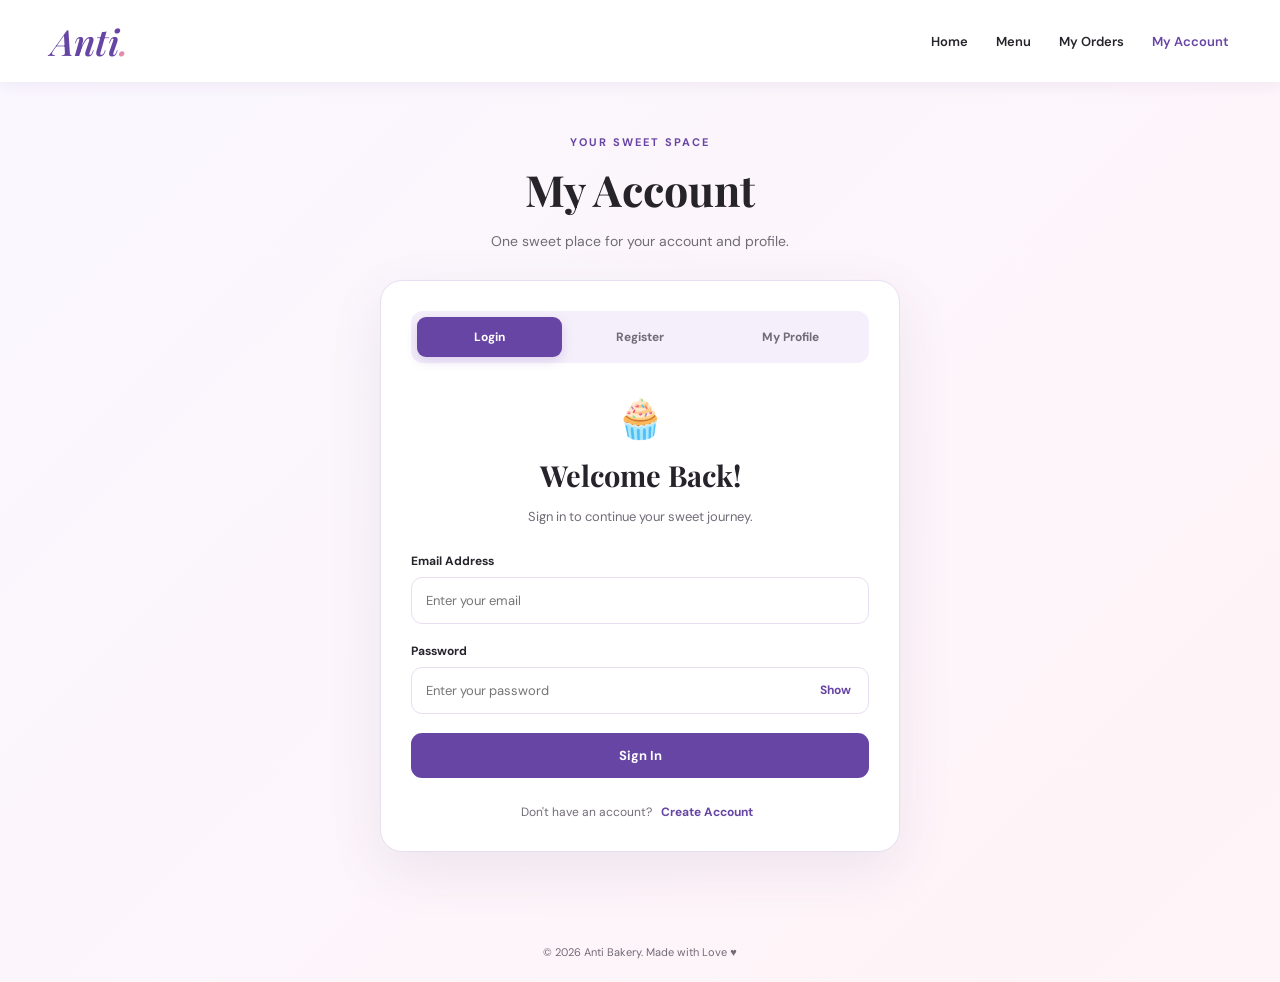
<file: account.html>
<!DOCTYPE html>
<html lang="en">
<head>
  <meta charset="UTF-8">
  <meta name="viewport" content="width=device-width, initial-scale=1.0">
  <title>My Account | Anti Bakery</title>

  <link rel="preconnect" href="https://fonts.googleapis.com">
  <link rel="preconnect" href="https://fonts.gstatic.com" crossorigin>
  <link href="https://fonts.googleapis.com/css2?family=DM+Sans:wght@400;500;600;700&family=Playfair+Display:wght@400;500;600;700&display=swap" rel="stylesheet">
  <link rel="stylesheet" href="account.css">
</head>
<body>

  <header class="account-header">
    <a href="index.html" class="logo">Anti<span>.</span></a>
    <nav>
      <a href="index.html#home">Home</a>
      <a href="index.html#menu">Menu</a>
      <a href="my-orders.html">My Orders</a>
      <a href="account.html" class="active">My Account</a>
    </nav>
  </header>

  <main class="account-main">

    <div class="page-heading">
      <p class="eyebrow">YOUR SWEET SPACE</p>
      <h1>My Account</h1>
      <p>One sweet place for your account and profile.</p>
    </div>

    <section class="account-card">

      <div class="account-tabs" role="tablist" aria-label="Account sections">
        <button type="button" class="tab-btn active" data-tab="login" role="tab" aria-selected="true">Login</button>
        <button type="button" class="tab-btn" data-tab="register" role="tab" aria-selected="false">Register</button>
        <button type="button" class="tab-btn" data-tab="profile" role="tab" aria-selected="false">My Profile</button>
      </div>

      <!-- LOGIN -->
      <section id="loginPanel" class="tab-panel" role="tabpanel">
        <div class="panel-intro">
          <span class="panel-emoji">🧁</span>
          <h2>Welcome Back!</h2>
          <p>Sign in to continue your sweet journey.</p>
        </div>

        <form id="loginForm" novalidate>
          <div class="form-group">
            <label for="loginEmail">Email Address</label>
            <input type="email" id="loginEmail" placeholder="Enter your email" autocomplete="email" required>
          </div>

          <div class="form-group">
            <label for="loginPassword">Password</label>
            <div class="password-wrap">
              <input type="password" id="loginPassword" placeholder="Enter your password" autocomplete="current-password" required>
              <button type="button" class="show-password" data-target="loginPassword">Show</button>
            </div>
          </div>

          <p id="loginMessage" class="form-message" role="status" aria-live="polite"></p>
          <button type="submit" class="primary-btn">Sign In</button>
        </form>

        <p class="switch-text">
          Don't have an account?
          <button type="button" class="text-btn" data-switch="register">Create Account</button>
        </p>
      </section>

      <!-- REGISTER -->
      <section id="registerPanel" class="tab-panel" role="tabpanel" hidden>
        <div class="panel-intro">
          <span class="panel-emoji">🍰</span>
          <h2>Join Our Sweet Family</h2>
          <p>Create your Anti Bakery account.</p>
        </div>

        <form id="registerForm" novalidate>
          <div class="form-group">
            <label for="registerName">Full Name</label>
            <input type="text" id="registerName" placeholder="Enter your full name" autocomplete="name" required>
          </div>

          <div class="form-group">
            <label for="registerEmail">Email Address</label>
            <input type="email" id="registerEmail" placeholder="Enter your email" autocomplete="email" required>
          </div>

          <div class="form-group">
            <label for="registerPassword">Password</label>
            <div class="password-wrap">
              <input type="password" id="registerPassword" placeholder="At least 8 characters" autocomplete="new-password" required>
              <button type="button" class="show-password" data-target="registerPassword">Show</button>
            </div>
          </div>

          <div class="form-group">
            <label for="confirmPassword">Confirm Password</label>
            <div class="password-wrap">
              <input type="password" id="confirmPassword" placeholder="Confirm your password" autocomplete="new-password" required>
              <button type="button" class="show-password" data-target="confirmPassword">Show</button>
            </div>
          </div>

          <label class="check-label">
            <input type="checkbox" id="agreeTerms">
            I agree to the Terms &amp; Conditions
          </label>

          <p id="registerMessage" class="form-message" role="status" aria-live="polite"></p>
          <button type="submit" class="primary-btn">Create Account</button>
        </form>

        <p class="switch-text">
          Already have an account?
          <button type="button" class="text-btn" data-switch="login">Sign In</button>
        </p>
      </section>

      <!-- PROFILE -->
      <section id="profilePanel" class="tab-panel" role="tabpanel" hidden>
        <div class="panel-intro">
          <div class="avatar" id="profileAvatar">G</div>
          <h2 id="displayName">Guest Customer</h2>
          <p id="displayEmail">Demo Profile</p>
        </div>

        <p class="demo-info">
          Demo profile: saved in this browser only. Not connected to login yet.
        </p>

        <form id="profileForm" novalidate>
          <div class="form-group">
            <label for="profileName">Full Name</label>
            <input type="text" id="profileName" placeholder="Your full name" autocomplete="name" required>
          </div>

          <div class="form-group">
            <label for="profileEmail">Email Address</label>
            <input type="email" id="profileEmail" placeholder="Your email" autocomplete="email" required>
          </div>

          <div class="form-group">
            <label for="profilePhone">Phone Number</label>
            <input type="tel" id="profilePhone" placeholder="Your phone number" autocomplete="tel">
          </div>

          <div class="form-group">
            <label for="profileCity">City</label>
            <input type="text" id="profileCity" placeholder="Your city">
          </div>

          <div class="form-group">
            <label for="profileAddress">Delivery Address</label>
            <textarea id="profileAddress" rows="3" placeholder="Your delivery address"></textarea>
          </div>

          <p id="profileMessage" class="form-message" role="status" aria-live="polite"></p>

          <div class="profile-actions">
            <button type="button" id="resetProfile" class="outline-btn">Reset Changes</button>
            <button type="submit" class="primary-btn">Save Profile</button>
          </div>
        </form>

        <a href="my-orders.html" class="orders-link">📦 View My Orders</a>
      </section>

    </section>
  </main>

  <footer>© <span id="year"></span> Anti Bakery. Made with Love ♥</footer>

  <script src="account.js"></script>
</body>
</html>
</file>
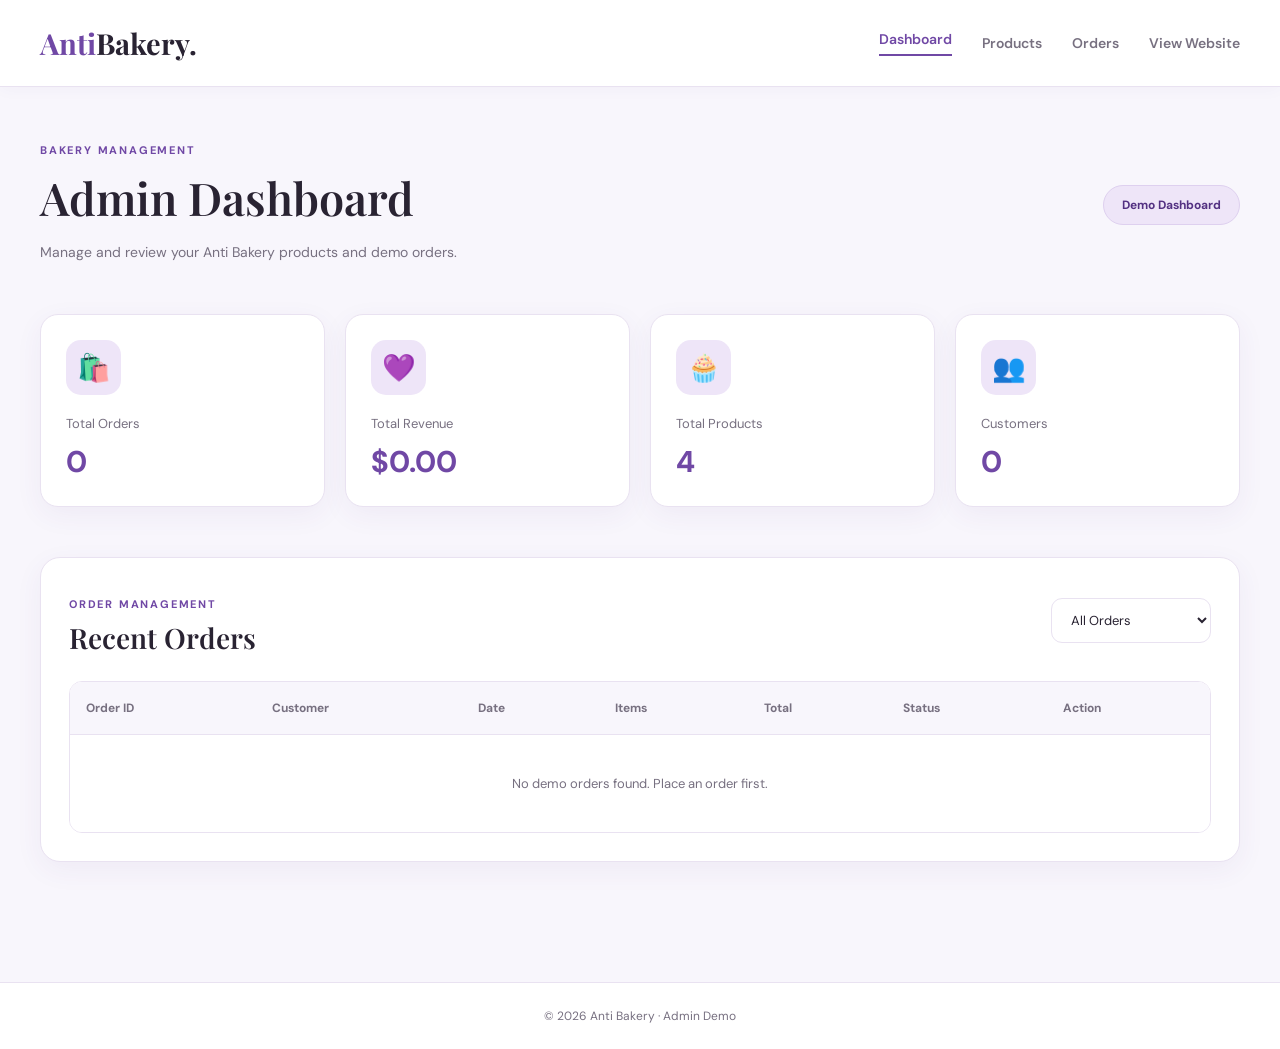
<file: admin.html>
<!DOCTYPE html>
<html lang="en">

<head>
  <meta charset="UTF-8">

  <meta name="viewport"
        content="width=device-width, initial-scale=1.0">

  <title>Admin Dashboard | Anti Bakery</title>

  <!-- GOOGLE FONTS -->
  <link rel="preconnect"
        href="https://fonts.googleapis.com">

  <link rel="preconnect"
        href="https://fonts.gstatic.com"
        crossorigin>

  <link
    href="https://fonts.googleapis.com/css2?family=DM+Sans:wght@400;500;600;700&family=Playfair+Display:wght@400;500;600;700&display=swap"
    rel="stylesheet"
  >

  <!-- ADMIN CSS ONLY -->
  <link rel="stylesheet" href="admin.css?v=2">

</head>

<body>

  <!-- =====================================
       ADMIN HEADER
  ====================================== -->

  <header class="admin-header">

    <div class="admin-header-inner">

      <!-- LOGO -->
      <a href="admin.html" class="admin-logo">
        Anti<span>Bakery.</span>
      </a>

      <!-- ADMIN NAVIGATION -->
      <nav class="admin-nav"
           aria-label="Admin navigation">

        <a href="admin.html"
           class="active"
           aria-current="page">
          Dashboard
        </a>

        <a href="admin-products.html">
          Products
        </a>

        <a href="#recentOrders">
          Orders
        </a>

        <a href="index.html">
          View Website
        </a>

      </nav>

    </div>

  </header>

  <!-- =====================================
       MAIN DASHBOARD
  ====================================== -->

  <main class="admin-container">

    <!-- WELCOME SECTION -->
    <section class="admin-welcome">

      <div>

        <p class="admin-eyebrow">
          BAKERY MANAGEMENT
        </p>

        <h1>Admin Dashboard</h1>

        <p>
          Manage and review your Anti Bakery
          products and demo orders.
        </p>

      </div>

      <span class="admin-demo-badge">
        Demo Dashboard
      </span>

    </section>

    <!-- =====================================
         DASHBOARD STATISTICS
    ====================================== -->

    <section class="admin-stats"
             aria-label="Dashboard statistics">

      <!-- TOTAL ORDERS -->
      <article class="admin-stat-card">

        <div class="admin-stat-icon">
          🛍️
        </div>

        <p>Total Orders</p>

        <h2 id="adminTotalOrders">
          0
        </h2>

      </article>

      <!-- TOTAL REVENUE -->
      <article class="admin-stat-card">

        <div class="admin-stat-icon">
          💜
        </div>

        <p>Total Revenue</p>

        <h2 id="adminRevenue">
          $0.00
        </h2>

      </article>

      <!-- TOTAL PRODUCTS -->
      <article class="admin-stat-card">

        <div class="admin-stat-icon">
          🧁
        </div>

        <p>Total Products</p>

        <h2 id="adminProducts">
          4
        </h2>

      </article>

      <!-- TOTAL CUSTOMERS -->
      <article class="admin-stat-card">

        <div class="admin-stat-icon">
          👥
        </div>

        <p>Customers</p>

        <h2 id="adminCustomers">
          0
        </h2>

      </article>

    </section>

    <!-- =====================================
         RECENT ORDERS
    ====================================== -->

    <section class="admin-orders-section"
             id="recentOrders">

      <div class="admin-section-heading">

        <div>

          <p class="admin-eyebrow">
            ORDER MANAGEMENT
          </p>

          <h2>Recent Orders</h2>

        </div>

        <!-- ORDER FILTER -->
        <select
          id="adminOrderFilter"
          aria-label="Filter orders">

          <option value="all">
            All Orders
          </option>

          <option value="newest">
            Newest First
          </option>

          <option value="oldest">
            Oldest First
          </option>

        </select>

      </div>

      <!-- ORDERS TABLE -->
      <div class="admin-table-wrapper">

        <table class="admin-orders-table">

          <thead>

            <tr>
              <th>Order ID</th>
              <th>Customer</th>
              <th>Date</th>
              <th>Items</th>
              <th>Total</th>
              <th>Status</th>
              <th>Action</th>
            </tr>

          </thead>

          <tbody id="adminOrdersBody">

            <tr>

              <td colspan="7"
                  class="admin-empty">

                Loading orders...

              </td>

            </tr>

          </tbody>

        </table>

      </div>

    </section>

    <!-- =====================================
         ORDER DETAILS SECTION
    ====================================== -->

    <section
      class="admin-details-section"
      id="adminOrderDetails"
      hidden>

      <div class="admin-section-heading">

        <h2>
          Order Details
        </h2>

        <button
          id="closeOrderDetails"
          type="button"
          class="admin-close-button">

          Close

        </button>

      </div>

      <div id="adminOrderDetailsContent"></div>

    </section>

  </main>

  <!-- =====================================
       FOOTER
  ====================================== -->

  <footer class="admin-footer">

    <p>
      © <span id="year"></span>
      Anti Bakery · Admin Demo
    </p>

  </footer>

  <!-- =====================================
       ADMIN JAVASCRIPT
  ====================================== -->

  <script src="admin.js?v=2"></script>

</body>
</html>
</file>
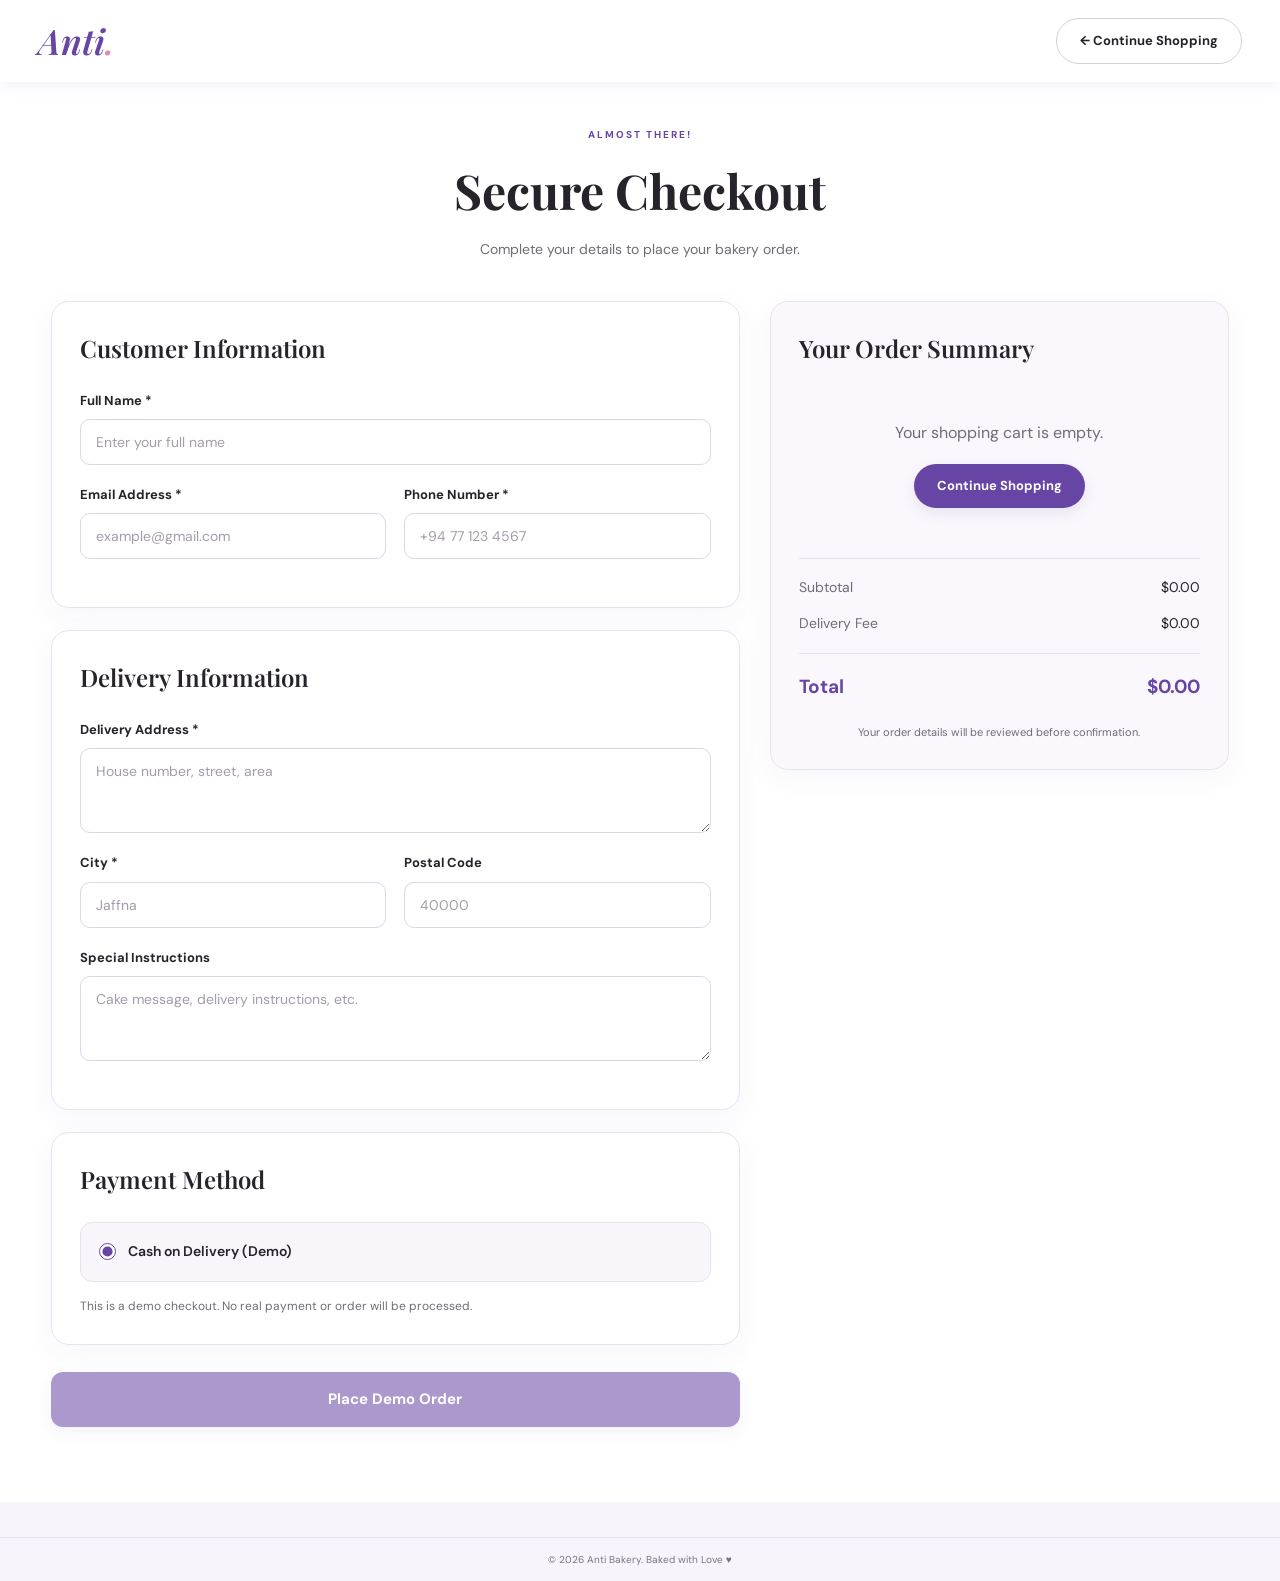
<file: checkout.html>
<!DOCTYPE html>
<html lang="en">
<head>
  <meta charset="UTF-8">
  <meta name="viewport" content="width=device-width, initial-scale=1.0">
  <title>Checkout | Anti Bakery</title>

  <!-- Google Fonts -->
  <link rel="preconnect" href="https://fonts.googleapis.com">
  <link rel="preconnect" href="https://fonts.gstatic.com" crossorigin>
  <link href="https://fonts.googleapis.com/css2?family=DM+Sans:wght@400;500;600;700&family=Playfair+Display:wght@400;500;600;700&display=swap" rel="stylesheet">

  <!-- CSS -->
  <link rel="stylesheet" href="style.css">
  <link rel="stylesheet" href="checkout.css">
</head>

<body>

  <!-- HEADER -->
  <header class="site-header">
    <a href="index.html" class="logo">
      Anti<span>.</span>
    </a>

    <a href="index.html#menu" class="button button-outline">
      ← Continue Shopping
    </a>
  </header>

  <!-- CHECKOUT PAGE -->
  <main class="checkout-container section-wrap">

    <div class="checkout-heading">
      <p class="eyebrow">Almost there!</p>
      <h1>Secure Checkout</h1>
      <p>Complete your details to place your bakery order.</p>
    </div>

    <div class="checkout-layout">

      <!-- CUSTOMER INFORMATION -->
      <section class="checkout-form-section">

        <form id="checkoutForm">

          <div class="checkout-card">

            <h2>Customer Information</h2>

            <div class="form-group">
              <label for="customerName">Full Name *</label>
              <input
                type="text"
                id="customerName"
                name="customerName"
                placeholder="Enter your full name"
                autocomplete="name"
                required
              >
            </div>

            <div class="form-row">

              <div class="form-group">
                <label for="customerEmail">Email Address *</label>
                <input
                  type="email"
                  id="customerEmail"
                  name="customerEmail"
                  placeholder="example@gmail.com"
                  autocomplete="email"
                  required
                >
              </div>

              <div class="form-group">
                <label for="customerPhone">Phone Number *</label>
                <input
                  type="tel"
                  id="customerPhone"
                  name="customerPhone"
                  placeholder="+94 77 123 4567"
                  autocomplete="tel"
                  required
                >
              </div>

            </div>

          </div>

          <!-- DELIVERY DETAILS -->
          <div class="checkout-card">

            <h2>Delivery Information</h2>

            <div class="form-group">
              <label for="deliveryAddress">Delivery Address *</label>
              <textarea
                id="deliveryAddress"
                name="deliveryAddress"
                rows="3"
                placeholder="House number, street, area"
                autocomplete="street-address"
                required
              ></textarea>
            </div>

            <div class="form-row">

              <div class="form-group">
                <label for="deliveryCity">City *</label>
                <input
                  type="text"
                  id="deliveryCity"
                  name="deliveryCity"
                  placeholder="Jaffna"
                  autocomplete="address-level2"
                  required
                >
              </div>

              <div class="form-group">
                <label for="deliveryPostal">Postal Code</label>
                <input
                  type="text"
                  id="deliveryPostal"
                  name="deliveryPostal"
                  placeholder="40000"
                  autocomplete="postal-code"
                >
              </div>

            </div>

            <div class="form-group">
              <label for="orderNotes">Special Instructions</label>
              <textarea
                id="orderNotes"
                name="orderNotes"
                rows="3"
                placeholder="Cake message, delivery instructions, etc."
              ></textarea>
            </div>

          </div>

          <!-- PAYMENT METHOD -->
          <div class="checkout-card">

            <h2>Payment Method</h2>

            <div class="payment-option">
              <label>
                <input
                  type="radio"
                  name="paymentMethod"
                  value="Cash on Delivery"
                  checked
                >
                Cash on Delivery (Demo)
              </label>
            </div>

            <p class="payment-note">
              This is a demo checkout. No real payment or order
              will be processed.
            </p>

          </div>

          <button
            type="submit"
            class="button place-order-btn"
            id="placeOrderButton"
          >
            Place Demo Order
          </button>

        </form>

      </section>

      <!-- ORDER SUMMARY -->
      <aside class="checkout-summary">

        <div class="checkout-card">

          <h2>Your Order Summary</h2>

          <div id="checkoutItems">
            <p>Loading your cart...</p>
          </div>

          <hr>

          <div class="summary-row">
            <span>Subtotal</span>
            <span id="checkoutSubtotal">$0.00</span>
          </div>

          <div class="summary-row">
            <span>Delivery Fee</span>
            <span id="checkoutDelivery">$0.00</span>
          </div>

          <hr>

          <div class="summary-row summary-total">
            <strong>Total</strong>
            <strong id="checkoutTotal">$0.00</strong>
          </div>

          <p class="checkout-security">
            Your order details will be reviewed before confirmation.
          </p>

        </div>

      </aside>

    </div>

    <!-- ORDER CONFIRMATION -->
    <section
      id="orderSuccess"
      class="order-success"
      hidden
      role="status"
      aria-live="polite"
    >

      <div class="success-icon">✓</div>

      <h2>Demo Order Created!</h2>

      <p>
        Thank you for choosing Anti Bakery.
        This is a demonstration only.
        Your order has not been sent to the bakery.
      </p>

      <p>
        Demo Order ID:
        <strong id="orderNumber"></strong>
      </p>

      <a href="index.html" class="button">
        Back to Home
      </a>

    </section>

  </main>

  <!-- FOOTER -->
  <footer class="site-footer">

    <div class="copyright">
      © <span id="year"></span> Anti Bakery.
      Baked with Love ♥
    </div>

  </footer>

  <!-- JAVASCRIPT -->
  <script src="checkout.js?v=3"></script>

</body>
</html>
</file>
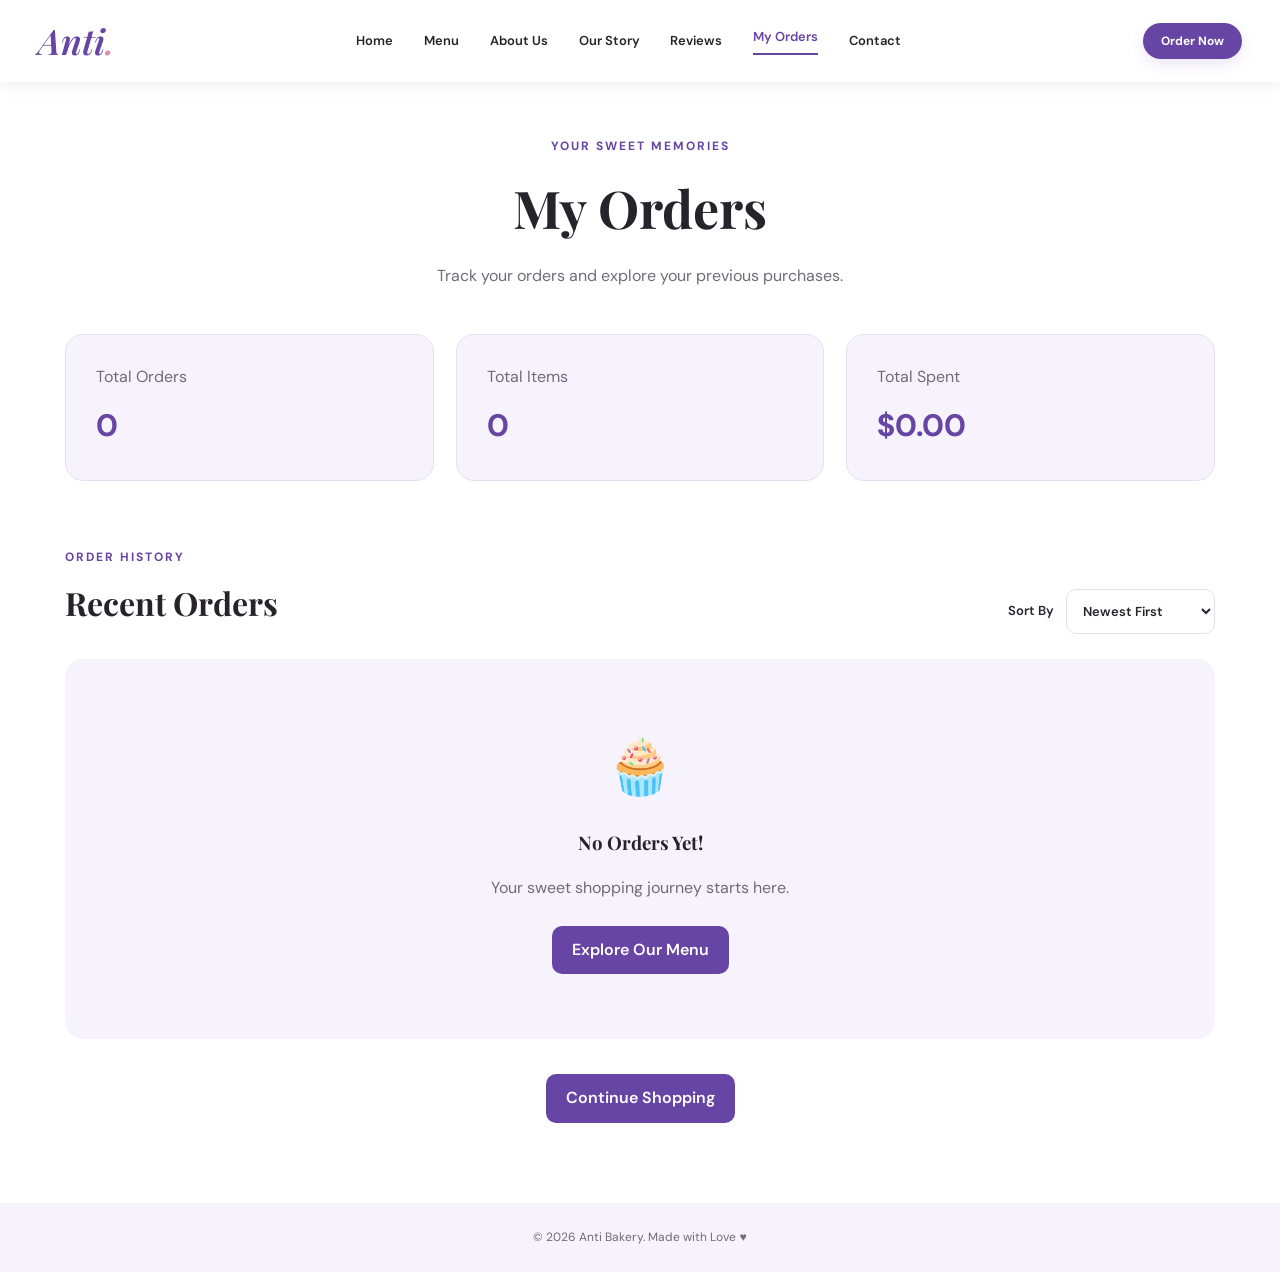
<file: my-orders.html>
<!DOCTYPE html>
<html lang="en">
<head>
  <meta charset="UTF-8">
  <meta name="viewport" content="width=device-width, initial-scale=1.0">
  <title>My Orders | Anti Bakery</title>

  <link rel="preconnect" href="https://fonts.googleapis.com">
  <link rel="preconnect" href="https://fonts.gstatic.com" crossorigin>
  <link href="https://fonts.googleapis.com/css2?family=DM+Sans:wght@400;500;600;700&family=Playfair+Display:wght@400;500;600;700&display=swap" rel="stylesheet">

  <link rel="stylesheet" href="my-orders.css?v=2">
</head>
<body>

  
<!-- CUSTOMER NAVBAR -->
<header class="site-header">

  <a class="logo" href="index.html#home"
     aria-label="Anti Bakery home">
    Anti<span>.</span>
  </a>

  <button
    class="menu-toggle"
    id="menuToggle"
    type="button"
    aria-label="Toggle navigation"
    aria-expanded="false">
    ☰
  </button>

  <nav class="nav-links" id="navLinks">
    <a href="index.html#home">Home</a>
    <a href="index.html#menu">Menu</a>
    <a href="index.html#about">About Us</a>
    <a href="index.html#story">Our Story</a>
    <a href="index.html#reviews">Reviews</a>
    <a href="my-orders.html"
       class="active"
       aria-current="page">My Orders</a>
    <a href="index.html#contact">Contact</a>
  </nav>

  <div class="header-actions">
    <a class="button button-small"
       href="index.html#menu">
      Order Now
    </a>
  </div>

</header>
  <main class="orders-container">

    <div class="page-heading">
      <p class="eyebrow">Your sweet memories</p>
      <h1>My Orders</h1>
      <p>Track your orders and explore your previous purchases.</p>
    </div>

    <section class="stats-grid">
      <article class="stat-card">
        <span>Total Orders</span>
        <strong id="totalOrders">0</strong>
      </article>

      <article class="stat-card">
        <span>Total Items</span>
        <strong id="totalItems">0</strong>
      </article>

      <article class="stat-card">
        <span>Total Spent</span>
        <strong id="totalSpent">$0.00</strong>
      </article>
    </section>

    <section class="history-section">
      <div class="history-heading">
        <div>
          <p class="eyebrow">Order history</p>
          <h2>Recent Orders</h2>
        </div>

        <label class="sort-label">
          Sort By
          <select id="sortOrders">
            <option value="newest">Newest First</option>
            <option value="oldest">Oldest First</option>
            <option value="highest">Highest Amount</option>
            <option value="lowest">Lowest Amount</option>
          </select>
        </label>
      </div>

      <div id="ordersList" class="orders-list"></div>

      <div id="emptyOrders" class="empty-orders" hidden>
        <div class="empty-icon">🧁</div>
        <h3>No Orders Yet!</h3>
        <p>Your sweet shopping journey starts here.</p>
        <a href="index.html#menu" class="primary-btn">
          Explore Our Menu
        </a>
      </div>
    </section>

    <div class="bottom-actions">
      <a href="index.html#menu" class="primary-btn">
        Continue Shopping
      </a>
    </div>

  </main>

  <dialog id="orderDialog" class="order-dialog">
    <div class="dialog-heading">
      <h2>Order Details</h2>
      <button type="button" id="closeDialog" aria-label="Close order details">×</button>
    </div>
    <div id="orderDetails"></div>
  </dialog>

  <footer>
    © <span id="year"></span> Anti Bakery. Made with Love ♥
  </footer>

  <script src="my-orders.js"></script>
  
<script>
  const menuToggle = document.getElementById("menuToggle");
  const navLinks = document.getElementById("navLinks");

  menuToggle?.addEventListener("click", () => {
    const isOpen = navLinks.classList.toggle("open");
    menuToggle.setAttribute("aria-expanded", String(isOpen));
  });
</script>

</body>
</html>
</file>
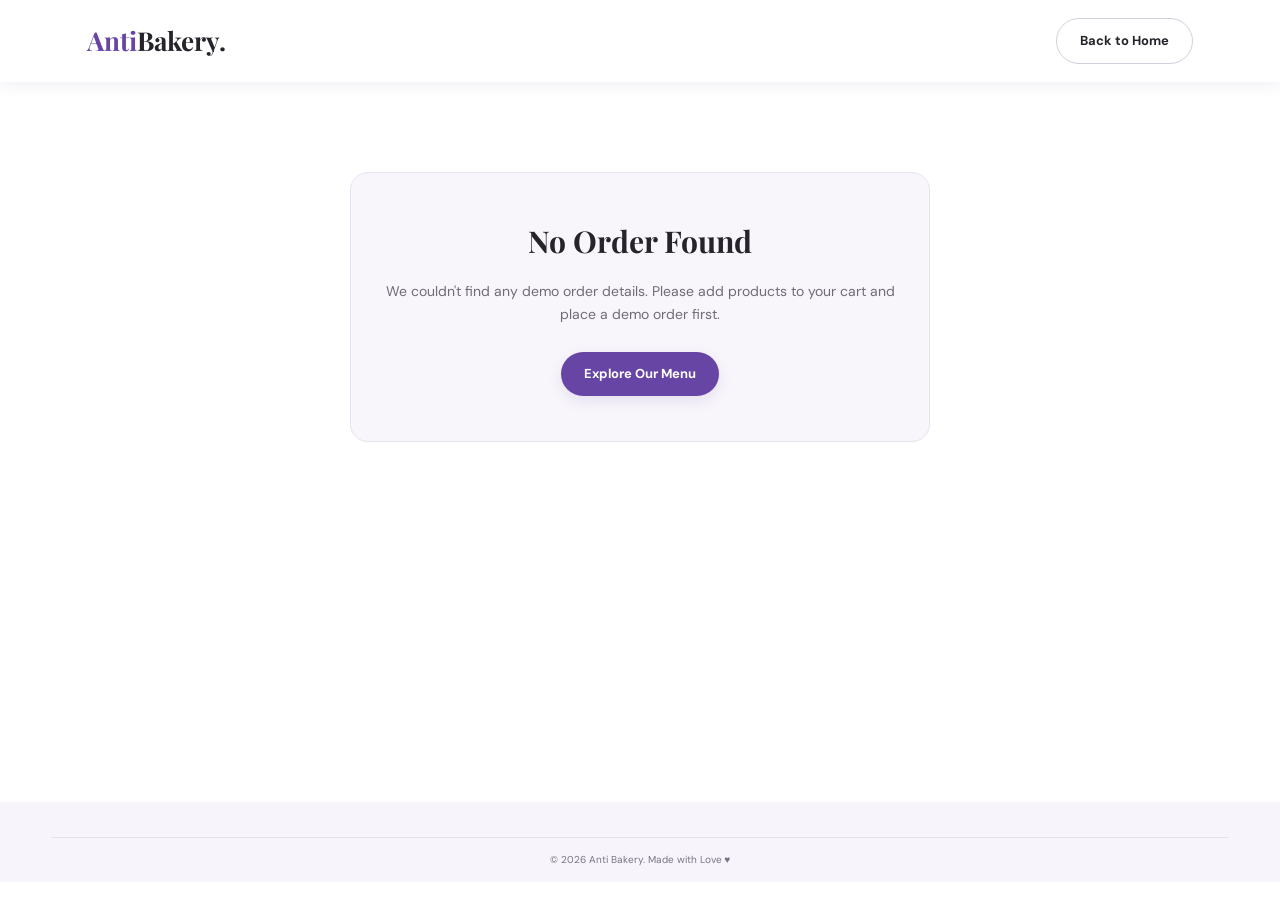
<file: order-success.html>
<!DOCTYPE html>
<html lang="en">

<head>
  <meta charset="UTF-8">
  <meta name="viewport" content="width=device-width, initial-scale=1.0">

  <title>Order Success | Anti Bakery</title>

  <!-- Google Fonts -->
  <link rel="preconnect" href="https://fonts.googleapis.com">
  <link rel="preconnect" href="https://fonts.gstatic.com" crossorigin>

  <link
    href="https://fonts.googleapis.com/css2?family=DM+Sans:wght@400;500;600;700&family=Playfair+Display:wght@400;500;600;700&display=swap"
    rel="stylesheet"
  >

  <!-- CSS FILES -->
  <link rel="stylesheet" href="style.css">
  <link rel="stylesheet" href="order-success.css">

</head>

<body>

  <!-- HEADER -->
  <header class="site-header">
    <div class="section-wrap">
      <nav class="success-navbar">

        <a href="index.html" class="success-logo">
          Anti<span>Bakery.</span>
        </a>

        <a href="index.html" class="button button-outline">
          Back to Home
        </a>

      </nav>
    </div>
  </header>

  <!-- MAIN CONTENT -->
  <main class="success-container section-wrap">

    <!-- SUCCESS HEADER -->
    <section class="success-header">

      <div class="success-checkmark">
        ✓
      </div>

      <p class="eyebrow">ORDER CONFIRMATION</p>

      <h1>Thank You for Your Order!</h1>

      <p class="success-description">
        Your demo order has been created successfully.
        Thank you for choosing Anti Bakery!
        This is a demonstration only, and no real order
        has been sent to the bakery.
      </p>

      <div class="order-id-box">
        <span>Order Number</span>
        <strong id="successOrderId">Loading...</strong>
      </div>

    </section>

    <!-- ORDER DETAILS LAYOUT -->
    <div class="success-layout">

      <!-- LEFT COLUMN -->
      <section class="success-details">

        <!-- ORDERED PRODUCTS -->
        <div class="success-card">

          <h2>Your Ordered Items</h2>

          <div id="successOrderItems">
            <p>Loading your products...</p>
          </div>

        </div>

        <!-- DELIVERY DETAILS -->
        <div class="success-card">

          <h2>Delivery Information</h2>

          <div class="detail-row">
            <span>Customer Name</span>
            <strong id="successCustomerName">—</strong>
          </div>

          <div class="detail-row">
            <span>Email</span>
            <strong id="successEmail">—</strong>
          </div>

          <div class="detail-row">
            <span>Phone Number</span>
            <strong id="successPhone">—</strong>
          </div>

          <div class="detail-row">
            <span>Delivery Address</span>
            <strong id="successAddress">—</strong>
          </div>

          <div class="detail-row">
            <span>Payment Method</span>
            <strong id="successPayment">—</strong>
          </div>

        </div>

      </section>

      <!-- RIGHT COLUMN -->
      <aside class="success-summary">

        <div class="success-card">

          <h2>Order Summary</h2>

          <div class="detail-row">
            <span>Order Date</span>
            <strong id="successDate">—</strong>
          </div>

          <div class="detail-row">
            <span>Order Status</span>
            <span class="order-status" id="successStatus">
              Demo Only
            </span>
          </div>

          <hr>

          <div class="detail-row">
            <span>Subtotal</span>
            <strong id="successSubtotal">$0.00</strong>
          </div>

          <div class="detail-row">
            <span>Delivery Fee</span>
            <strong id="successDelivery">$0.00</strong>
          </div>

          <hr>

          <div class="detail-row success-total">
            <strong>Total Amount</strong>
            <strong id="successTotal">$0.00</strong>
          </div>

        </div>

        <!-- BUTTONS -->
        <div class="success-actions">

          <a href="index.html#menu" class="button">
            Continue Shopping
          </a>

           <a href="my-orders.html" class="button button-outline">
    View My Orders
  </a>

        </div>

        <p class="success-note">
          This is a frontend demonstration.
          No real payment or order has been processed.
        </p>

      </aside>

    </div>

    <!-- NO ORDER FOUND -->
    <section id="noOrderMessage" class="no-order" hidden>

      <h2>No Order Found</h2>

      <p>
        We couldn't find any demo order details.
        Please add products to your cart
        and place a demo order first.
      </p>

      <a href="index.html#menu" class="button">
        Explore Our Menu
      </a>

    </section>

  </main>

  <!-- FOOTER -->
  <footer class="site-footer">

    <div class="section-wrap">
      <p class="copyright">
        © <span id="year"></span> Anti Bakery.
        Made with Love ♥
      </p>
    </div>

  </footer>

  <!-- JAVASCRIPT -->
  <script src="order-success.js"></script>

</body>
</html>
</file>
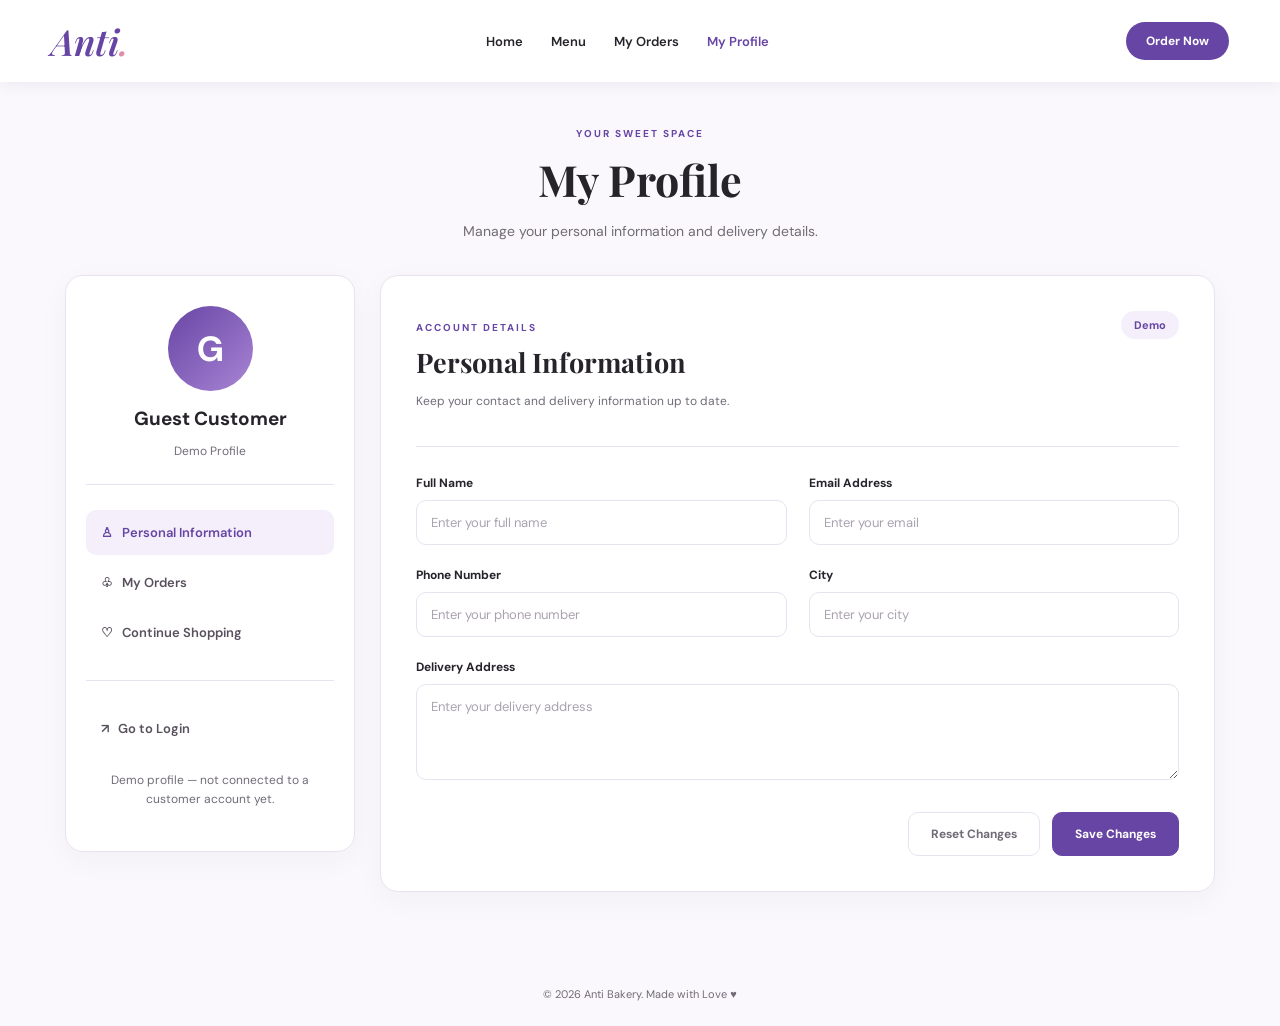
<file: profile.html>
<!DOCTYPE html>
<html lang="en">
<head>
  <meta charset="UTF-8">
  <meta name="viewport" content="width=device-width, initial-scale=1.0">
  <title>My Profile | Anti Bakery</title>

  <link rel="preconnect" href="https://fonts.googleapis.com">
  <link rel="preconnect" href="https://fonts.gstatic.com" crossorigin>
  <link href="https://fonts.googleapis.com/css2?family=DM+Sans:wght@400;500;600;700&family=Playfair+Display:wght@400;500;600;700&display=swap" rel="stylesheet">

  <link rel="stylesheet" href="profile.css">
</head>

<body>

  <header class="profile-header">
    <a href="index.html" class="logo">Anti<span>.</span></a>

    <nav class="profile-nav">
      <a href="index.html">Home</a>
      <a href="index.html#menu">Menu</a>
      <a href="my-orders.html">My Orders</a>
      <a href="profile.html" class="active">My Profile</a>
    </nav>

    <a href="index.html#menu" class="order-btn">Order Now</a>
  </header>

  <main class="profile-container">

    <div class="page-title">
      <p class="eyebrow">YOUR SWEET SPACE</p>
      <h1>My Profile</h1>
      <p>Manage your personal information and delivery details.</p>
    </div>

    <div class="profile-layout">

      <aside class="profile-sidebar">

        <div class="avatar" id="profileAvatar">G</div>
        <h2 id="displayName">Guest Customer</h2>
        <p id="displayEmail">Demo Profile</p>

        <div class="sidebar-divider"></div>

        <a href="profile.html" class="sidebar-link active">
          ♙ &nbsp; Personal Information
        </a>

        <a href="my-orders.html" class="sidebar-link">
          ♧ &nbsp; My Orders
        </a>

        <a href="index.html#menu" class="sidebar-link">
          ♡ &nbsp; Continue Shopping
        </a>

        <div class="sidebar-divider"></div>

        <a href="login.html" class="sidebar-link">
          ↗ &nbsp; Go to Login
        </a>

        <p class="demo-note">
          Demo profile — not connected to a customer account yet.
        </p>

      </aside>

      <section class="profile-card">

        <div class="card-heading">
          <div>
            <p class="eyebrow">ACCOUNT DETAILS</p>
            <h2>Personal Information</h2>
            <p>Keep your contact and delivery information up to date.</p>
          </div>
          <span class="profile-badge">Demo</span>
        </div>

        <form id="profileForm">

          <div class="form-grid">

            <div class="form-group">
              <label for="fullName">Full Name</label>
              <input
                type="text"
                id="fullName"
                placeholder="Enter your full name"
                autocomplete="name"
                maxlength="80"
                required
              >
            </div>

            <div class="form-group">
              <label for="email">Email Address</label>
              <input
                type="email"
                id="email"
                placeholder="Enter your email"
                autocomplete="email"
                required
              >
            </div>

            <div class="form-group">
              <label for="phone">Phone Number</label>
              <input
                type="tel"
                id="phone"
                placeholder="Enter your phone number"
                autocomplete="tel"
                maxlength="20"
              >
            </div>

            <div class="form-group">
              <label for="city">City</label>
              <input
                type="text"
                id="city"
                placeholder="Enter your city"
                autocomplete="address-level2"
                maxlength="80"
              >
            </div>

            <div class="form-group full-width">
              <label for="address">Delivery Address</label>
              <textarea
                id="address"
                rows="4"
                placeholder="Enter your delivery address"
                autocomplete="street-address"
                maxlength="300"
              ></textarea>
            </div>

          </div>

          <p id="profileMessage" class="profile-message" role="status" aria-live="polite"></p>

          <div class="form-actions">
            <button type="button" id="resetBtn" class="cancel-btn">
              Reset Changes
            </button>

            <button type="submit" class="save-btn">
              Save Changes
            </button>
          </div>

        </form>

      </section>

    </div>

  </main>

  <footer>
    © <span id="year"></span> Anti Bakery. Made with Love ♥
  </footer>

  <script src="profile.js"></script>
</body>
</html>
</file>
<file: account.css>
:root {
  --purple: #6745a4;
  --purple-dark: #4f3188;
  --lavender: #f5effb;
  --ink: #27232b;
  --muted: #716b77;
  --border: #e8def2;
  --pink: #e18ca8;
}

* { box-sizing: border-box; }

body {
  margin: 0;
  min-height: 100vh;
  display: flex;
  flex-direction: column;
  font-family: "DM Sans", sans-serif;
  color: var(--ink);
  background: linear-gradient(135deg, #faf7ff, #fff4f7);
}

a { color: inherit; text-decoration: none; }
button, input, textarea { font: inherit; }
button { cursor: pointer; }
[hidden] { display: none !important; }

.account-header {
  position: sticky;
  top: 0;
  z-index: 100;
  min-height: 82px;
  padding: 15px max(4%, calc((100% - 1240px) / 2));
  background: #fff;
  display: flex;
  align-items: center;
  justify-content: space-between;
  gap: 20px;
  box-shadow: 0 3px 15px rgba(70,40,110,.07);
}

.logo {
  font-family: "Playfair Display", serif;
  font-size: 36px;
  font-style: italic;
  font-weight: 600;
  color: var(--purple);
}

.logo span { color: var(--pink); }

.account-header nav {
  display: flex;
  gap: 28px;
  align-items: center;
}

.account-header nav a {
  font-size: 13px;
  font-weight: 600;
}

.account-header nav a:hover,
.account-header nav a.active {
  color: var(--purple);
}

.order-btn {
  background: var(--purple);
  color: #fff;
  padding: 11px 20px;
  border-radius: 30px;
  font-size: 12px;
  font-weight: 700;
}

.account-main {
  flex: 1;
  width: min(1100px, 94%);
  margin: 0 auto;
  padding: 42px 0 70px;
}

.page-heading {
  text-align: center;
  margin-bottom: 30px;
}

.eyebrow {
  font-size: 11px;
  font-weight: 700;
  letter-spacing: 2px;
  color: var(--purple);
}

.page-heading h1 {
  font-family: "Playfair Display", serif;
  font-size: 43px;
  margin: 10px 0;
}

.page-heading > p:last-child {
  font-size: 14px;
  color: var(--muted);
}

.account-card {
  width: min(520px, 100%);
  margin: 0 auto;
  background: #fff;
  border: 1px solid var(--border);
  border-radius: 22px;
  padding: 30px;
  box-shadow: 0 18px 55px rgba(80,50,110,.09);
}

.account-tabs {
  display: grid;
  grid-template-columns: repeat(3, 1fr);
  gap: 6px;
  background: var(--lavender);
  border-radius: 12px;
  padding: 6px;
  margin-bottom: 30px;
}

.tab-btn {
  border: none;
  background: transparent;
  border-radius: 9px;
  padding: 12px 5px;
  color: var(--muted);
  font-size: 12px;
  font-weight: 700;
}

.tab-btn.active {
  background: var(--purple);
  color: #fff;
  box-shadow: 0 4px 12px rgba(103,69,164,.18);
}

.panel-intro {
  text-align: center;
  margin-bottom: 25px;
}

.panel-emoji { font-size: 39px; }

.panel-intro h2 {
  font-family: "Playfair Display", serif;
  font-size: 29px;
  margin: 12px 0;
}

.panel-intro p {
  font-size: 13px;
  color: var(--muted);
  line-height: 1.6;
}

.form-group { margin-bottom: 19px; }

.form-group label {
  display: block;
  margin-bottom: 8px;
  font-size: 12px;
  font-weight: 700;
}

.form-group input,
.form-group textarea {
  width: 100%;
  border: 1px solid var(--border);
  border-radius: 11px;
  padding: 14px;
  font-size: 13px;
  outline: none;
  background: #fff;
}

.form-group input:focus,
.form-group textarea:focus {
  border-color: var(--purple);
  box-shadow: 0 0 0 3px rgba(103,69,164,.08);
}

.form-group textarea { resize: vertical; }

.password-wrap { position: relative; }

.password-wrap input { padding-right: 68px; }

.show-password {
  position: absolute;
  right: 12px;
  top: 50%;
  transform: translateY(-50%);
  background: transparent;
  border: none;
  color: var(--purple);
  font-size: 12px;
  font-weight: 700;
}

.check-label {
  display: flex;
  gap: 8px;
  align-items: center;
  font-size: 12px;
  color: var(--muted);
  margin: 5px 0 20px;
}

.check-label input { accent-color: var(--purple); }

.primary-btn {
  display: block;
  width: 100%;
  border: none;
  border-radius: 11px;
  background: var(--purple);
  color: white;
  padding: 14px 20px;
  font-size: 13px;
  font-weight: 700;
}

.primary-btn:hover,
.order-btn:hover {
  background: var(--purple-dark);
}

.outline-btn {
  background: #fff;
  border: 1px solid var(--border);
  border-radius: 11px;
  padding: 14px 18px;
  font-size: 12px;
  font-weight: 700;
  color: var(--purple);
}

.switch-text {
  text-align: center;
  margin: 25px 0 0;
  font-size: 12px;
  color: var(--muted);
}

.text-btn {
  background: transparent;
  border: none;
  color: var(--purple);
  font-size: 12px;
  font-weight: 700;
}

.form-message {
  font-size: 12px;
  line-height: 1.5;
}

.form-message:not(:empty) {
  padding: 12px;
  margin-bottom: 15px;
  border-radius: 9px;
}

.form-message.error {
  background: #fff0f3;
  color: #b83d58;
}

.form-message.info {
  background: var(--lavender);
  color: var(--purple);
}

.form-message.success {
  background: #eaf8f0;
  color: #23784a;
}

.avatar {
  width: 75px;
  height: 75px;
  border-radius: 50%;
  margin: 0 auto;
  display: grid;
  place-items: center;
  background: linear-gradient(135deg, #6745a4, #a985d5);
  color: white;
  font-size: 32px;
  font-weight: 700;
}

.demo-info {
  background: var(--lavender);
  color: var(--purple);
  border-radius: 10px;
  padding: 13px;
  font-size: 12px;
  line-height: 1.6;
  margin-bottom: 23px;
}

.profile-actions {
  display: flex;
  gap: 12px;
}

.profile-actions .primary-btn,
.profile-actions .outline-btn {
  flex: 1;
}

.orders-link {
  display: block;
  text-align: center;
  margin-top: 23px;
  font-size: 13px;
  font-weight: 700;
  color: var(--purple);
}

footer {
  padding: 23px;
  text-align: center;
  color: var(--muted);
  font-size: 11px;
}

@media (max-width: 700px) {
  .account-header {
    flex-wrap: wrap;
    padding: 15px 5%;
  }

  .account-header nav {
    order: 3;
    width: 100%;
    justify-content: space-between;
    gap: 12px;
    flex-wrap: wrap;
  }

  .account-header nav a { font-size: 11px; }
  .logo { font-size: 30px; }
  .order-btn { padding: 9px 13px; }

  .account-main { padding-top: 28px; }
  .page-heading h1 { font-size: 35px; }
  .account-card { padding: 22px 18px; }
  .panel-intro h2 { font-size: 25px; }
}
</file>
<file: admin.css>
/* ==========================================
   ANTI BAKERY - ADMIN DASHBOARD
   Purple & Lavender Theme
========================================== */

/* ==========================================
   THEME COLORS
========================================== */

:root {
  --admin-primary: #7048a5;
  --admin-primary-dark: #533182;
  --admin-primary-light: #eee5f8;

  --admin-bg: #f8f6fc;
  --admin-white: #ffffff;

  --admin-text: #292332;
  --admin-muted: #777080;

  --admin-border: #e9e2f1;

  --admin-shadow:
    0 8px 28px rgba(91, 57, 137, 0.06);
}

/* ==========================================
   GLOBAL ADMIN STYLES
========================================== */

body {
  margin: 0;
  background: var(--admin-bg);
  color: var(--admin-text);
  font-family: "DM Sans", sans-serif;
}

* {
  box-sizing: border-box;
}

.admin-container {
  width: min(1200px, calc(100% - 48px));
  margin: 0 auto;
  padding: 45px 0 85px;
}

.admin-container h1,
.admin-container h2 {
  font-family: "Playfair Display", serif;
}

/* ==========================================
   HEADER
========================================== */

.admin-header {
  background: var(--admin-white);
  border-bottom: 1px solid var(--admin-border);
  box-shadow: 0 3px 15px rgba(75, 45, 120, 0.03);
}

.admin-header-inner {
  width: min(1200px, calc(100% - 48px));
  margin: 0 auto;

  min-height: 86px;

  display: flex;
  align-items: center;
  justify-content: space-between;
  gap: 30px;
}

.admin-logo {
  font-family: "Playfair Display", serif;
  font-size: 29px;
  font-weight: 700;
  color: var(--admin-primary);
  text-decoration: none;
  white-space: nowrap;
}

.admin-logo span {
  color: var(--admin-text);
}

.admin-nav {
  display: flex;
  align-items: center;
  flex-wrap: wrap;
  gap: 30px;
}

.admin-nav a {
  color: var(--admin-muted);
  text-decoration: none;
  font-size: 14px;
  font-weight: 600;
  transition: color 0.2s ease;
}

.admin-nav a:hover,
.admin-nav a.active {
  color: var(--admin-primary);
}

.admin-nav a.active {
  border-bottom: 2px solid var(--admin-primary);
  padding-bottom: 6px;
}

/* ==========================================
   WELCOME SECTION
========================================== */

.admin-welcome {
  display: flex;
  align-items: center;
  justify-content: space-between;
  gap: 25px;
  margin-bottom: 35px;
}

.admin-eyebrow {
  font-size: 11px;
  font-weight: 700;
  letter-spacing: 1.8px;
  color: var(--admin-primary);
  margin-bottom: 10px;
}

.admin-welcome h1 {
  font-size: clamp(32px, 4vw, 45px);
  font-weight: 600;
  color: var(--admin-text);
  margin: 0 0 12px;
}

.admin-welcome p:not(.admin-eyebrow) {
  color: var(--admin-muted);
  font-size: 14px;
  line-height: 1.7;
}

.admin-demo-badge {
  display: inline-flex;
  align-items: center;
  justify-content: center;

  padding: 11px 18px;

  background: var(--admin-primary-light);
  color: var(--admin-primary-dark);

  border: 1px solid #ded0ef;
  border-radius: 30px;

  font-size: 12px;
  font-weight: 700;
  white-space: nowrap;
}

/* ==========================================
   STATISTICS GRID
========================================== */

.admin-stats {
  display: grid;
  grid-template-columns: repeat(4, minmax(0, 1fr));
  gap: 20px;
  margin-bottom: 50px;
}

/* ==========================================
   STATISTICS CARD
========================================== */

.admin-stat-card {
  background: var(--admin-white);
  border: 1px solid var(--admin-border);
  border-radius: 18px;

  padding: 25px;

  box-shadow: var(--admin-shadow);

  transition:
    transform 0.2s ease,
    box-shadow 0.2s ease;
}

.admin-stat-card:hover {
  transform: translateY(-4px);
  box-shadow:
    0 12px 35px rgba(91, 57, 137, 0.12);
}

.admin-stat-icon {
  width: 55px;
  height: 55px;

  display: flex;
  align-items: center;
  justify-content: center;

  background: var(--admin-primary-light);
  border-radius: 15px;

  font-size: 27px;
  margin-bottom: 20px;
}

.admin-stat-card p {
  color: var(--admin-muted);
  font-size: 13px;
  margin: 0 0 10px;
}

.admin-stat-card h2 {
  font-family: "DM Sans", sans-serif;
  font-size: clamp(22px, 2.5vw, 30px);
  font-weight: 700;
  color: var(--admin-primary);
  margin: 0;
  overflow-wrap: anywhere;
}

/* ==========================================
   RECENT ORDERS SECTION
========================================== */

.admin-orders-section {
  background: var(--admin-white);
  border: 1px solid var(--admin-border);
  border-radius: 20px;

  padding: 28px;

  box-shadow: var(--admin-shadow);
  margin-bottom: 35px;
}

.admin-section-heading {
  display: flex;
  align-items: center;
  justify-content: space-between;
  flex-wrap: wrap;
  gap: 20px;

  margin-bottom: 25px;
}

.admin-section-heading h2 {
  font-size: 28px;
  font-weight: 600;
  color: var(--admin-text);
  margin: 0;
}

.admin-section-heading .admin-eyebrow {
  margin-bottom: 8px;
}

/* ==========================================
   FILTER DROPDOWN
========================================== */

#adminOrderFilter {
  min-width: 160px;
  padding: 12px 35px 12px 15px;

  border: 1px solid var(--admin-border);
  border-radius: 11px;

  background: var(--admin-white);
  color: var(--admin-text);

  font-family: inherit;
  font-size: 13px;

  cursor: pointer;
  outline: none;
}

#adminOrderFilter:focus {
  border-color: var(--admin-primary);
  box-shadow:
    0 0 0 3px rgba(112, 72, 165, 0.12);
}

/* ==========================================
   ORDERS TABLE
========================================== */

.admin-table-wrapper {
  width: 100%;
  overflow-x: auto;
  border: 1px solid var(--admin-border);
  border-radius: 13px;
}

.admin-orders-table {
  width: 100%;
  min-width: 850px;

  border-collapse: collapse;
  background: var(--admin-white);
}

.admin-orders-table thead {
  background: var(--admin-bg);
}

.admin-orders-table th {
  padding: 18px 16px;

  color: var(--admin-muted);
  font-size: 12px;
  font-weight: 700;

  text-align: left;
  white-space: nowrap;
  border-bottom: 1px solid var(--admin-border);
}

.admin-orders-table td {
  padding: 18px 16px;

  color: var(--admin-text);
  font-size: 13px;

  border-bottom: 1px solid var(--admin-border);
  vertical-align: middle;
}

.admin-orders-table tbody tr:last-child td {
  border-bottom: none;
}

.admin-orders-table tbody tr:hover {
  background: #fcfaff;
}

.admin-orders-table td:first-child {
  color: var(--admin-primary);
  font-weight: 700;
}

.admin-empty {
  text-align: center !important;
  padding: 40px 20px !important;
  color: var(--admin-muted) !important;
  font-weight: 400 !important;
}

/* ==========================================
   ORDER STATUS
========================================== */

.admin-status {
  display: inline-flex;
  align-items: center;

  padding: 7px 12px;

  border-radius: 30px;

  background: var(--admin-primary-light);
  color: var(--admin-primary-dark);

  font-size: 11px;
  font-weight: 700;
  white-space: nowrap;
}

/* ==========================================
   VIEW DETAILS BUTTON
========================================== */

.admin-view-button {
  border: none;
  border-radius: 9px;

  padding: 10px 15px;

  background: var(--admin-primary);
  color: white;

  font-family: inherit;
  font-size: 12px;
  font-weight: 600;

  cursor: pointer;
  white-space: nowrap;

  transition:
    background 0.2s ease,
    transform 0.2s ease;
}

.admin-view-button:hover {
  background: var(--admin-primary-dark);
  transform: translateY(-1px);
}

.admin-view-button:focus-visible,
.admin-close-button:focus-visible {
  outline: 3px solid #b99bdf;
  outline-offset: 3px;
}

/* ==========================================
   ORDER DETAILS SECTION
========================================== */

.admin-details-section {
  background: var(--admin-white);
  border: 1px solid var(--admin-border);
  border-radius: 20px;

  padding: 28px;
  margin-bottom: 35px;

  box-shadow: var(--admin-shadow);
}

.admin-details-section[hidden] {
  display: none !important;
}

.admin-close-button {
  border: 1px solid var(--admin-border);
  border-radius: 10px;

  padding: 10px 18px;

  background: var(--admin-white);
  color: var(--admin-primary);

  font-family: inherit;
  font-size: 13px;
  font-weight: 700;

  cursor: pointer;
}

.admin-close-button:hover {
  background: var(--admin-primary-light);
}

/* ==========================================
   ORDER DETAILS CONTENT
========================================== */

.admin-detail-card {
  background: var(--admin-bg);
  border: 1px solid var(--admin-border);
  border-radius: 15px;

  padding: 22px;
  margin-bottom: 18px;
}

.admin-detail-card h3 {
  font-family: "Playfair Display", serif;
  font-size: 21px;
  color: var(--admin-primary-dark);
  margin: 0 0 18px;
}

.admin-detail-row {
  display: flex;
  align-items: flex-start;
  justify-content: space-between;
  gap: 20px;

  padding: 12px 0;
  border-bottom: 1px solid var(--admin-border);
}

.admin-detail-row:last-child {
  border-bottom: none;
}

.admin-detail-label {
  color: var(--admin-muted);
  font-size: 13px;
}

.admin-detail-value {
  color: var(--admin-text);
  font-size: 13px;
  font-weight: 600;
  text-align: right;
  overflow-wrap: anywhere;
  max-width: 65%;
}

/* ==========================================
   ORDER PRODUCTS IN DETAILS
========================================== */

.admin-product-row {
  display: flex;
  align-items: center;
  gap: 15px;

  padding: 15px 0;
  border-bottom: 1px solid var(--admin-border);
}

.admin-product-row:last-child {
  border-bottom: none;
}

.admin-product-row img {
  width: 65px;
  height: 65px;

  object-fit: cover;
  border-radius: 11px;
  flex-shrink: 0;
}

.admin-product-info {
  flex: 1;
  min-width: 0;
}

.admin-product-info h4 {
  font-size: 14px;
  color: var(--admin-text);
  margin: 0 0 6px;
}

.admin-product-info p {
  color: var(--admin-muted);
  font-size: 12px;
  margin: 0;
}

.admin-product-price {
  color: var(--admin-primary);
  font-size: 14px;
  font-weight: 700;
  white-space: nowrap;
}

/* ==========================================
   FOOTER
========================================== */

.admin-footer {
  background: var(--admin-white);
  border-top: 1px solid var(--admin-border);

  padding: 25px 20px;
  text-align: center;
}

.admin-footer p {
  font-size: 12px;
  color: var(--admin-muted);
  margin: 0;
}

/* ==========================================
   TABLET RESPONSIVE
========================================== */

@media (max-width: 1000px) {

  .admin-stats {
    grid-template-columns: repeat(2, minmax(0, 1fr));
  }

  .admin-header-inner {
    gap: 20px;
  }

  .admin-nav {
    gap: 18px;
  }

  .admin-nav a {
    font-size: 12px;
  }
}

/* ==========================================
   MOBILE RESPONSIVE
========================================== */

@media (max-width: 650px) {

  .admin-header-inner {
    width: calc(100% - 32px);

    flex-direction: column;
    align-items: flex-start;

    gap: 15px;
    padding: 20px 0;
  }

  .admin-logo {
    font-size: 25px;
  }

  .admin-nav {
    width: 100%;
    gap: 15px;
  }

  .admin-nav a {
    font-size: 12px;
  }

  .admin-container {
    width: calc(100% - 32px);
    padding: 30px 0 55px;
  }

  .admin-welcome {
    flex-direction: column;
    align-items: flex-start;
    gap: 15px;
  }

  .admin-welcome h1 {
    font-size: 34px;
  }

  .admin-stats {
    grid-template-columns: 1fr;
    gap: 13px;
    margin-bottom: 35px;
  }

  .admin-stat-card {
    padding: 20px;
  }

  .admin-stat-icon {
    width: 48px;
    height: 48px;
    font-size: 23px;
    margin-bottom: 12px;
  }

  .admin-orders-section,
  .admin-details-section {
    padding: 18px;
    border-radius: 16px;
  }

  .admin-section-heading {
    flex-direction: column;
    align-items: flex-start;
    gap: 15px;
  }

  .admin-section-heading h2 {
    font-size: 25px;
  }

  #adminOrderFilter {
    width: 100%;
  }

  .admin-detail-row {
    gap: 12px;
  }

  .admin-detail-value {
    max-width: 60%;
  }

  .admin-product-row img {
    width: 55px;
    height: 55px;
  }
}

/* ==========================================
   SMALL MOBILE
========================================== */

@media (max-width: 390px) {

  .admin-nav {
    gap: 12px;
  }

  .admin-nav a {
    font-size: 11px;
  }

  .admin-stat-card h2 {
    font-size: 25px;
  }

  .admin-detail-row {
    flex-direction: column;
    gap: 5px;
  }

  .admin-detail-value {
    text-align: left;
    max-width: 100%;
  }
}

/* ==========================================
   REDUCED MOTION
========================================== */

@media (prefers-reduced-motion: reduce) {

  .admin-stat-card,
  .admin-view-button {
    transition: none;
  }

  .admin-stat-card:hover,
  .admin-view-button:hover {
    transform: none;
  }
}

/* ORDER STATUS SELECT */

.admin-status-select {
  padding: 10px 12px;
  border: 1px solid #e7d9f4;
  border-radius: 12px;
  background: #f4ebfc;
  color: #6941a5;
  font-size: 13px;
  font-weight: 600;
  cursor: pointer;
  outline: none;
  max-width: 170px;
}

.admin-status-select:focus {
  border-color: #8050b8;
  box-shadow: 0 0 0 3px rgba(128, 80, 184, 0.12);
}
/* FIX EXTRA SPACE ABOVE ADMIN NAVBAR */

html,
body {
  margin: 0;
  padding: 0;
}

body {
  padding-top: 0 !important;
}

.admin-header {
  margin-top: 0 !important;
  top: 0 !important;
}

.admin-header-inner {
  margin-top: 0 !important;
}
</file>
<file: style.css>
*{box-sizing:border-box;margin:0;padding:0}
:root{--purple:#6745a4;--purple-dark:#4f3188;--lavender:#e7def7;--pink:#ffe7ec;--ink:#27232b;--muted:#716b77;--surface:#f8f6fb;--white:#fff}
html{scroll-behavior:smooth;scroll-padding-top:90px}
body{font-family:"DM Sans",sans-serif;color:var(--ink);background:#fff;line-height:1.55}
a{color:inherit;text-decoration:none}button{font:inherit;cursor:pointer}.section-wrap{width:min(1180px,92%);margin-inline:auto}
.site-header{width:min(1240px,94%);margin:auto;min-height:82px;display:flex;align-items:center;gap:28px;justify-content:space-between;background:#fff}
.logo{font-family:"Playfair Display",serif;font-size:35px;font-style:italic;color:var(--purple);font-weight:600;white-space:nowrap}.logo span{color:#e18ca8}
.nav-links{display:flex;align-items:center;gap:clamp(14px,2.4vw,32px);font-size:13px;font-weight:600}.nav-links a:hover,.text-link:hover{color:var(--purple)}
.header-actions{display:flex;align-items:center;gap:13px}.icon-button{border:0;background:transparent;font-size:23px;position:relative;color:#333}.cart-button span{position:absolute;top:-5px;right:-8px;background:#e17b9b;color:white;border-radius:50%;width:17px;height:17px;font-size:10px;display:grid;place-items:center}
.button{display:inline-flex;justify-content:center;align-items:center;border:0;border-radius:30px;padding:12px 23px;background:var(--purple);color:#fff;font-size:13px;font-weight:700;transition:.2s;box-shadow:0 5px 14px #6745a420}.button:hover{background:var(--purple-dark);transform:translateY(-2px)}.button-small{padding:9px 18px;font-size:12px}.button-outline{background:white;color:var(--ink);border:1px solid #d4cfdb;box-shadow:none}.button-outline:hover{color:white}.button-light{background:white;color:var(--purple)}.button-red{background:#e75d78}.menu-toggle{display:none;border:0;background:transparent;font-size:25px}
.hero{display:grid;grid-template-columns:.85fr 1.15fr;align-items:center;min-height:520px;padding-block:35px 45px;gap:20px;overflow:hidden}
.eyebrow{text-transform:uppercase;letter-spacing:2px;font-size:10px;font-weight:700;color:var(--purple);margin-bottom:10px}
.hero h1,.promo h2,.about-copy h2,.story-section h2,.closing-banner h2{font-family:"Playfair Display",serif;font-weight:500;line-height:1.03;letter-spacing:-1.4px}
.hero h1{font-size:clamp(48px,5.4vw,75px)}.hero h1 em{font-style:normal;color:var(--purple);font-size:1.12em}.hero-description{max-width:310px;margin:18px 0 23px;font-size:14px;color:#5d5862}.hero-actions{display:flex;gap:12px;flex-wrap:wrap}.hero-art{height:430px;position:relative;display:grid;place-items:center}.hero-blob{position:absolute;width:83%;height:82%;background:var(--lavender);border-radius:44% 56% 38% 62% / 42% 37% 63% 58%;transform:rotate(-8deg)}.hero-cake{width:100%;max-width:580px;height:400px;object-fit:contain;position:relative;filter:drop-shadow(0 18px 20px #3c25301c)}.heart-doodle{position:absolute;left:2%;top:14%;font-size:76px;color:#df8fa7;transform:rotate(17deg);font-family:serif}.happy-customers{display:flex;align-items:center;gap:12px;margin-top:25px}.avatar-stack{display:flex;padding-left:5px}.avatar-stack span{display:grid;place-items:center;width:31px;height:31px;margin-left:-5px;border:2px solid white;border-radius:50%;background:#eee5f7;font-size:16px}.happy-customers strong{font-size:13px}.happy-customers small{font-size:11px;color:var(--muted)}
.features{display:grid;grid-template-columns:repeat(4,1fr);background:#f7f5fb;border-radius:18px;padding:25px 15px;margin-bottom:30px}.feature{text-align:center;padding:5px 12px;border-right:1px solid #e6e0ef}.feature:last-child{border:0}.feature-icon{font-size:28px}.feature h3{font-size:13px;margin:7px 0}.feature p{font-size:11px;color:var(--muted)}
.promo-grid{display:grid;grid-template-columns:1fr 1fr;gap:20px;margin-bottom:50px}.promo{min-height:205px;border-radius:18px;padding:25px;display:flex;align-items:center;position:relative;overflow:hidden}.promo>div{position:relative;z-index:1;max-width:58%}.promo .eyebrow{color:inherit;opacity:.8;margin-bottom:5px}.promo h2{font-size:35px}.promo p:not(.eyebrow){font-size:10px;font-weight:700;letter-spacing:1px;margin:5px 0}.promo small{display:block;font-size:10px;line-height:1.5;margin:9px 0 13px;max-width:220px}.promo img{position:absolute;right:-3%;bottom:-4%;width:52%;height:100%;object-fit:contain;filter:drop-shadow(0 8px 10px #00000015)}.promo-purple{background:#6844a2;color:#fff}.promo-pink{background:#ffe8ed}.promo-pink h2{font-family:"DM Sans",sans-serif;font-size:42px;color:#df5e7a;letter-spacing:-2px}.promo-pink h3{font-size:14px;margin-bottom:14px}
.products-section{margin-bottom:55px}.section-heading{display:flex;align-items:end;justify-content:space-between;margin-bottom:20px}.section-heading h2{font:500 32px "Playfair Display",serif;letter-spacing:-.7px}.text-link{font-size:12px;color:var(--purple);font-weight:700}.product-grid{display:grid;grid-template-columns:repeat(4,1fr);gap:17px}.product-card{border:1px solid #eeeaf2;border-radius:15px;overflow:hidden;transition:.25s;background:#fff}.product-card:hover{transform:translateY(-5px);box-shadow:0 12px 30px #4a315a12}.product-card>img{width:100%;height:190px;object-fit:cover;background:#f8f5fa}.product-info{padding:13px}.product-info h3{font-size:13px;margin-bottom:10px}.product-bottom{display:flex;justify-content:space-between;align-items:center}.product-bottom strong{font-size:13px}.add-cart{width:32px;height:32px;border:0;border-radius:50%;background:var(--purple);color:#fff;font-size:22px;line-height:1}
.about-section{display:grid;grid-template-columns:.9fr 1.15fr .8fr;gap:22px;align-items:center;background:#f8f6fb;border-radius:20px;padding:25px;margin-bottom:55px}.about-copy h2,.story-section h2{font-size:32px}.about-copy>p:not(.eyebrow){font-size:12px;color:var(--muted);margin:15px 0 18px}.about-copy .button{padding:11px 17px;font-size:11px}.about-image{width:100%;height:260px;object-fit:cover;border-radius:13px}.values-list{display:grid;gap:10px}.values-list article{display:flex;align-items:center;gap:12px;background:#fff;padding:13px;border-radius:12px}.values-list article>span{font-size:28px;color:#9d80c5}.values-list h3{font-size:12px}.values-list p{font-size:10px;color:var(--muted)}
.story-section{display:grid;grid-template-columns:.8fr 1.2fr;align-items:center;gap:45px;margin-bottom:55px}.story-section p:not(.eyebrow){font-size:13px;color:var(--muted);margin:13px 0 20px;max-width:380px}.story-section img{width:100%;height:280px;object-fit:cover;border-radius:17px}
.reviews-section{margin-bottom:55px}.review-grid{display:grid;grid-template-columns:repeat(3,1fr);gap:16px}.review-card{padding:22px;border:1px solid #eee9f3;border-radius:15px;background:#fff}.stars{color:#e7a644;letter-spacing:3px}.review-card p{font-size:13px;color:#5e5865;margin:12px 0}.review-card strong{font-size:12px}
.closing-banner{display:flex;justify-content:space-between;align-items:center;background:#6745a4;color:#fff;border-radius:20px;padding:26px 45px;min-height:220px;margin-bottom:50px;overflow:hidden;position:relative}.closing-banner .eyebrow{color:#e9dcff}.closing-banner h2{font-size:38px;margin-bottom:18px}.closing-banner img{width:40%;height:205px;object-fit:contain;filter:drop-shadow(0 10px 15px #25113a33)}
.site-footer{background:#f7f4fb;padding-top:35px}.footer-inner{display:grid;grid-template-columns:1.4fr 1fr 1.2fr 1.2fr;gap:30px;padding-bottom:28px}.footer-logo{font-size:30px}.footer-inner p,.footer-inner a:not(.logo){display:block;font-size:11px;color:#6c6574;margin-top:8px}.footer-inner h3{font-size:13px;margin:8px 0 13px}.footer-inner>div:first-child>p{max-width:230px}.socials{display:flex;gap:12px;margin-top:12px}.socials a{font-size:19px!important;color:var(--purple)!important}.copyright{text-align:center;border-top:1px solid #e7e0ef;padding:14px;font-size:10px;color:#7a7282}
.toast{position:fixed;bottom:22px;left:50%;transform:translate(-50%,20px);opacity:0;background:#30243d;color:#fff;padding:12px 18px;border-radius:30px;font-size:13px;pointer-events:none;transition:.25s;z-index:10}.toast.show{opacity:1;transform:translate(-50%,0)}
@media(max-width:900px){.site-header{gap:14px}.nav-links{gap:13px;font-size:12px}.header-actions{gap:8px}.hero{min-height:440px}.hero-art{height:360px}.hero-cake{height:350px}.product-card>img{height:155px}.about-section{grid-template-columns:1fr 1fr}.values-list{grid-column:1/-1;grid-template-columns:repeat(3,1fr)}.values-list article{align-items:flex-start}.values-list article>span{font-size:22px}}
@media(max-width:680px){.site-header{min-height:70px;flex-wrap:wrap}.menu-toggle{display:block;margin-left:auto}.nav-links{display:none;order:4;width:100%;padding:12px 0 18px;flex-direction:column;align-items:flex-start}.nav-links.open{display:flex}.header-actions .icon-button{display:none}.header-actions .button{padding:9px 13px}.logo{font-size:30px}.hero{grid-template-columns:1fr;padding-top:25px;gap:0}.hero-copy{order:1}.hero h1{font-size:57px}.hero-art{order:2;height:300px;margin-top:8px}.hero-cake{height:300px}.heart-doodle{font-size:52px;top:5%}.happy-customers{margin-top:18px}.features{grid-template-columns:repeat(2,1fr);padding:18px 8px;gap:12px}.feature{border-right:0;padding:10px 5px}.feature:nth-child(odd){border-right:1px solid #e6e0ef}.feature:nth-child(-n+2){border-bottom:1px solid #e6e0ef;padding-bottom:18px}.promo-grid{grid-template-columns:1fr;gap:14px}.promo{min-height:190px;padding:20px}.promo h2{font-size:31px}.promo-pink h2{font-size:35px}.product-grid{grid-template-columns:repeat(2,1fr);gap:12px}.product-card>img{height:150px}.product-info{padding:10px}.product-info h3{font-size:12px;min-height:36px}.section-heading h2{font-size:28px}.about-section{grid-template-columns:1fr;padding:20px}.about-image{height:230px}.values-list{grid-column:auto;grid-template-columns:1fr}.values-list article{align-items:center}.story-section{grid-template-columns:1fr;gap:20px}.story-section img{height:230px}.review-grid{grid-template-columns:1fr}.closing-banner{padding:24px;min-height:180px}.closing-banner h2{font-size:31px}.closing-banner img{width:42%;height:155px}.footer-inner{grid-template-columns:repeat(2,1fr);gap:22px}.footer-inner>div:first-child{grid-column:1/-1}}
@media(max-width:390px){.header-actions .button{font-size:11px;padding:8px 10px}.hero h1{font-size:49px}.hero-actions .button{padding:11px 16px}.promo img{right:-10%;width:55%}.closing-banner{padding:20px}.closing-banner img{width:38%}}

/* STEP 1: Shopping cart drawer */
body.cart-open{overflow:hidden}
.cart-overlay{position:fixed;inset:0;z-index:1000;background:rgba(30,20,42,.48);display:flex;justify-content:flex-end;opacity:0;visibility:hidden;pointer-events:none;transition:opacity .25s,visibility .25s}
.cart-overlay.open{opacity:1;visibility:visible;pointer-events:auto}
.cart-panel{width:min(440px,100%);height:100%;height:100dvh;background:#fff;display:flex;flex-direction:column;box-shadow:-12px 0 35px #22142a25;transform:translateX(100%);transition:transform .25s;outline:none}
.cart-overlay.open .cart-panel{transform:translateX(0)}
.cart-header{display:flex;justify-content:space-between;align-items:center;padding:22px;border-bottom:1px solid #eee7f4}
.cart-header h2{font:500 25px "Playfair Display",serif}
#closeCart{border:0;background:#f3edf9;border-radius:50%;width:36px;height:36px;font-size:26px;color:var(--purple)}
.cart-items{flex:1;overflow-y:auto;padding:18px 22px}
.empty-cart{text-align:center;color:var(--muted);padding:60px 8px}
.cart-item{display:grid;grid-template-columns:78px 1fr;gap:14px;padding:16px 0;border-bottom:1px solid #eee7f4}
.cart-item img{width:78px;height:78px;object-fit:cover;border-radius:12px;background:var(--surface)}
.cart-item h3{font-size:14px;margin-bottom:4px}
.cart-item-price{font-size:13px;color:var(--purple);font-weight:700}
.cart-item-controls{display:flex;align-items:center;gap:9px;margin-top:10px}
.quantity-button{width:29px;height:29px;border:1px solid #ded5ea;background:white;border-radius:8px;font-size:18px;line-height:1}
.cart-quantity{min-width:18px;text-align:center;font-size:13px;font-weight:700}
.remove-item{border:0;background:none;color:#bf4a65;font-size:12px;margin-left:auto;text-decoration:underline}
.cart-footer{border-top:1px solid #eee7f4;padding:20px 22px 25px;background:#faf8fd}
.cart-total{display:flex;justify-content:space-between;align-items:center;font-size:17px}
.cart-total strong{color:var(--purple);font-size:22px}
.cart-note{font-size:11px;color:var(--muted);margin:6px 0 16px}
.cart-footer-actions{display:grid;grid-template-columns:1fr 1fr;gap:10px}
.cart-footer-actions .button{padding:12px 10px}
.cart-footer-actions .button-outline:hover{background:#eee7f4;color:var(--purple)}
.cart-footer-actions button:disabled{opacity:.45;cursor:not-allowed;transform:none}
.cart-button{cursor:pointer}
@media(max-width:680px){.header-actions .cart-button{display:inline-flex;align-items:center;justify-content:center;margin-right:6px}.cart-header{padding:18px}.cart-items{padding:12px 18px}.cart-footer{padding:18px}}
@media(prefers-reduced-motion:reduce){.cart-overlay,.cart-panel{transition:none}}

/* NAVBAR FIX: stays visible when navigating to any section */
.site-header {
  position: fixed;
  top: 0;
  left: 0;
  right: 0;
  width: 100%;
  max-width: none;
  margin: 0;
  padding-inline: max(3%, calc((100% - 1240px) / 2));
  min-height: 82px;
  background: #fff;
  z-index: 1100;
  box-shadow: 0 3px 15px rgba(70, 40, 110, .08);
}
body { padding-top: 82px; }
html { scroll-behavior: smooth; scroll-padding-top: 100px; }
/* Cart overlay should cover navbar */
.cart-overlay { z-index: 1200; }
@media (max-width: 680px) {
  .site-header { min-height: 70px; padding-inline: 4%; }
  body { padding-top: 70px; }
  html { scroll-padding-top: 90px; }
}

/* =====================================
   ANTI BAKERY - FIXED NAVBAR
   Always visible while scrolling
===================================== */

.site-header {
  position: fixed !important;
  top: 0 !important;
  left: 0 !important;
  right: 0 !important;

  width: 100% !important;
  max-width: none !important;
  margin: 0 !important;

  min-height: 82px;
  padding: 0 max(3%, calc((100% - 1240px) / 2));

  display: flex;
  align-items: center;
  justify-content: space-between;
  gap: 28px;

  background: #ffffff;
  z-index: 9999;

  box-shadow: 0 3px 15px rgba(70, 40, 110, 0.08);
}

/* Keep page content below navbar */
body {
  padding-top: 82px;
}

/* Smooth scrolling and section offset */
html {
  scroll-behavior: smooth;
  scroll-padding-top: 105px;
}

/* All navbar target sections */
#home,
#menu,
#about,
#story,
#reviews,
#contact {
  scroll-margin-top: 105px;
}

/* Cart drawer must appear above navbar */
.cart-overlay {
  z-index: 10000;
}

/* Mobile responsive navbar */
@media (max-width: 680px) {
  .site-header {
    min-height: 70px;
    padding: 12px 4%;
    flex-wrap: wrap;
    gap: 14px;
  }

  body {
    padding-top: 94px;
  }

  html {
    scroll-padding-top: 110px;
  }

  #home,
  #menu,
  #about,
  #story,
  #reviews,
  #contact {
    scroll-margin-top: 110px;
  }

  .nav-links {
    order: 4;
    width: 100%;
  }
}
/* ==========================================
   CUSTOMER SIDE - PRODUCT SEARCH & FILTER
========================================== */

.product-toolbar {
  display: flex;
  align-items: center;
  justify-content: space-between;
  flex-wrap: wrap;
  gap: 16px;
  margin: 22px 0 12px;
}

/* Search Bar */

.product-search {
  display: flex;
  align-items: center;
  gap: 12px;
  flex: 1;
  min-width: 230px;
  max-width: 550px;
  padding: 0 18px;
  background: #faf8fd;
  border: 1px solid #e6def0;
  border-radius: 14px;
  transition: 0.25s ease;
}

.product-search:focus-within {
  border-color: #6745a4;
  background: #fff;
  box-shadow: 0 0 0 4px rgba(103, 69, 164, 0.09);
}

.search-icon {
  font-size: 25px;
  color: #6745a4;
  line-height: 1;
}

.product-search input {
  width: 100%;
  height: 48px;
  border: none;
  outline: none;
  background: transparent;
  color: #27232b;
  font-family: "DM Sans", sans-serif;
  font-size: 13px;
}

.product-search input::placeholder {
  color: #93899f;
}

/* Category Filter */

.product-filter {
  display: flex;
  align-items: center;
  gap: 12px;
}

.product-filter label {
  font-size: 13px;
  font-weight: 600;
  color: #5f536d;
}

.product-filter select {
  min-width: 165px;
  height: 48px;
  padding: 0 35px 0 15px;
  background: #faf8fd;
  border: 1px solid #e6def0;
  border-radius: 14px;
  color: #6745a4;
  font-family: "DM Sans", sans-serif;
  font-size: 13px;
  font-weight: 600;
  cursor: pointer;
  outline: none;
}

.product-filter select:focus {
  border-color: #6745a4;
  box-shadow: 0 0 0 4px rgba(103, 69, 164, 0.09);
}

/* Search Results */

.product-results {
  min-height: 20px;
  margin: 0 0 15px;
  color: #716b77;
  font-size: 12px;
}

/* Empty Search Result */

.product-empty {
  grid-column: 1 / -1;
  text-align: center;
  padding: 45px 20px;
  background: #faf8fd;
  border: 1px dashed #d8c9ec;
  border-radius: 16px;
  color: #716b77;
}

.product-empty h3 {
  margin-bottom: 8px;
  color: #6745a4;
  font-size: 18px;
}

/* Responsive Design */

@media (max-width: 680px) {
  .product-toolbar {
    flex-direction: column;
    align-items: stretch;
    gap: 12px;
  }

  .product-search {
    max-width: 100%;
    min-width: 0;
    width: 100%;
  }

  .product-filter {
    justify-content: space-between;
  }

  .product-filter select {
    flex: 1;
    max-width: 230px;
  }
}

@media (max-width: 390px) {
  .product-filter {
    flex-direction: column;
    align-items: stretch;
  }

  .product-filter select {
    max-width: 100%;
    width: 100%;
  }
}
/* ==========================================
   ANTI BAKERY - PRODUCT DETAILS POPUP
========================================== */

.product-modal-overlay {
  position: fixed;
  inset: 0;
  z-index: 10001;
  background: rgba(35, 20, 50, 0.65);
  display: flex;
  justify-content: center;
  align-items: center;
  padding: 20px;
  opacity: 0;
  visibility: hidden;
  pointer-events: none;
  transition: opacity 0.3s ease, visibility 0.3s ease;
}

.product-modal-overlay.open {
  opacity: 1;
  visibility: visible;
  pointer-events: auto;
}

.product-modal {
  position: relative;
  width: 100%;
  max-width: 850px;
  max-height: 90vh;
  overflow-y: auto;
  background: #ffffff;
  border-radius: 24px;
  box-shadow: 0 25px 70px rgba(35, 20, 50, 0.25);
  transform: translateY(25px) scale(0.97);
  transition: transform 0.3s ease;
}

.product-modal-overlay.open .product-modal {
  transform: translateY(0) scale(1);
}

/* Close Button */

.product-modal-close {
  position: absolute;
  top: 16px;
  right: 16px;
  z-index: 2;
  width: 38px;
  height: 38px;
  border: none;
  border-radius: 50%;
  background: #f1eafa;
  color: #6745a4;
  font-size: 27px;
  line-height: 1;
}

.product-modal-close:hover {
  background: #6745a4;
  color: #ffffff;
}

/* Popup Layout */

.product-modal-content {
  display: grid;
  grid-template-columns: 1fr 1fr;
  gap: 30px;
  padding: 35px;
}

/* Product Image */

.product-modal-image {
  background: #f8f5fc;
  border-radius: 18px;
  overflow: hidden;
}

.product-modal-image img {
  width: 100%;
  height: 350px;
  display: block;
  object-fit: cover;
}

/* Product Details */

.product-modal-info {
  display: flex;
  flex-direction: column;
  justify-content: center;
  align-items: flex-start;
}

.product-modal-info h2 {
  font-family: "Playfair Display", serif;
  font-size: 32px;
  font-weight: 600;
  color: #27232b;
  line-height: 1.2;
  margin-bottom: 14px;
}

.product-modal-price {
  font-size: 26px;
  font-weight: 700;
  color: #6745a4;
  margin-bottom: 15px;
}

.product-modal-description {
  font-size: 14px;
  line-height: 1.8;
  color: #716b77;
  margin-bottom: 18px;
}

/* Stock Status */

.product-modal-stock {
  display: inline-block;
  padding: 7px 14px;
  border-radius: 20px;
  background: #e8f7ee;
  color: #27834b;
  font-size: 12px;
  font-weight: 700;
  margin-bottom: 24px;
}

.product-modal-stock.out-of-stock {
  background: #ffe8ed;
  color: #cf4562;
}

/* Quantity Selector */

.product-modal-quantity {
  display: flex;
  align-items: center;
  gap: 20px;
  margin-bottom: 25px;
}

.product-modal-quantity > span {
  font-size: 14px;
  font-weight: 600;
}

.modal-quantity-controls {
  display: flex;
  align-items: center;
  gap: 18px;
  padding: 6px;
  background: #f7f3fc;
  border-radius: 30px;
}

.modal-quantity-controls button {
  width: 32px;
  height: 32px;
  border: none;
  border-radius: 50%;
  background: #ffffff;
  color: #6745a4;
  font-size: 20px;
  font-weight: 700;
}

.modal-quantity-controls button:hover {
  background: #6745a4;
  color: #ffffff;
}

#modalQuantity {
  min-width: 20px;
  text-align: center;
  font-size: 14px;
  font-weight: 700;
}

/* Add to Cart Button */

.product-modal-add {
  width: 100%;
  max-width: 270px;
  padding: 14px 22px;
  font-size: 14px;
}

.product-modal-add:disabled {
  opacity: 0.5;
  cursor: not-allowed;
  transform: none;
}

/* Product Cards Clickable */

.product-card > img,
.product-info h3 {
  cursor: pointer;
}

.product-card > img:hover {
  opacity: 0.9;
}

.product-info h3:hover {
  color: #6745a4;
}

/* ==========================================
   MOBILE RESPONSIVE POPUP
========================================== */

@media (max-width: 680px) {

  .product-modal-overlay {
    padding: 12px;
  }

  .product-modal {
    max-height: 92vh;
    border-radius: 18px;
  }

  .product-modal-content {
    grid-template-columns: 1fr;
    gap: 18px;
    padding: 20px;
  }

  .product-modal-image img {
    height: 230px;
  }

  .product-modal-info h2 {
    font-size: 26px;
  }

  .product-modal-price {
    font-size: 23px;
  }

  .product-modal-description {
    font-size: 13px;
  }

  .product-modal-close {
    top: 12px;
    right: 12px;
  }

  .product-modal-add {
    max-width: 100%;
  }
}

@media (prefers-reduced-motion: reduce) {
  .product-modal-overlay,
  .product-modal {
    transition: none;
  }
}
/* ==========================================
   ANTI BAKERY - WISHLIST DESIGN
========================================== */

/* Navbar Wishlist Icon */

.wishlist-nav-button {
  position: relative;
  font-size: 28px;
  color: #6745a4;
}

#wishlistCount {
  position: absolute;
  top: -5px;
  right: -9px;
  min-width: 18px;
  height: 18px;
  padding: 0 4px;
  border-radius: 50%;
  background: #e17b9b;
  color: white;
  font-size: 10px;
  font-weight: 700;
  display: grid;
  place-items: center;
}

/* Wishlist Overlay */

.wishlist-overlay {
  position: fixed;
  inset: 0;
  z-index: 10002;
  display: flex;
  justify-content: flex-end;
  background: rgba(35, 20, 50, 0.55);
  opacity: 0;
  visibility: hidden;
  pointer-events: none;
  transition: opacity 0.3s ease, visibility 0.3s ease;
}

.wishlist-overlay.open {
  opacity: 1;
  visibility: visible;
  pointer-events: auto;
}

/* Wishlist Side Panel */

.wishlist-panel {
  width: min(440px, 100%);
  height: 100vh;
  height: 100dvh;
  background: #ffffff;
  display: flex;
  flex-direction: column;
  box-shadow: -12px 0 35px rgba(35, 20, 50, 0.2);
  transform: translateX(100%);
  transition: transform 0.3s ease;
}

.wishlist-overlay.open .wishlist-panel {
  transform: translateX(0);
}

/* Wishlist Header */

.wishlist-header {
  display: flex;
  justify-content: space-between;
  align-items: center;
  padding: 24px;
  border-bottom: 1px solid #eee7f4;
}

.wishlist-header h2 {
  font-family: "Playfair Display", serif;
  font-size: 27px;
  font-weight: 600;
  color: #27232b;
}

.wishlist-close {
  width: 38px;
  height: 38px;
  border: none;
  border-radius: 50%;
  background: #f3edf9;
  color: #6745a4;
  font-size: 27px;
}

.wishlist-close:hover {
  background: #6745a4;
  color: white;
}

/* Wishlist Items */

.wishlist-items {
  flex: 1;
  overflow-y: auto;
  padding: 20px 24px;
}

.wishlist-item {
  display: grid;
  grid-template-columns: 85px 1fr;
  gap: 15px;
  padding: 17px 0;
  border-bottom: 1px solid #eee7f4;
}

.wishlist-item img {
  width: 85px;
  height: 85px;
  object-fit: cover;
  border-radius: 13px;
  background: #f8f5fc;
}

.wishlist-item h3 {
  font-size: 14px;
  margin-bottom: 6px;
}

.wishlist-item-price {
  font-size: 14px;
  font-weight: 700;
  color: #6745a4;
}

.wishlist-item-actions {
  display: flex;
  flex-wrap: wrap;
  gap: 9px;
  margin-top: 12px;
}

.wishlist-add-cart,
.wishlist-remove {
  padding: 7px 12px;
  border-radius: 20px;
  font-size: 11px;
  font-weight: 700;
}

.wishlist-add-cart {
  border: none;
  background: #6745a4;
  color: white;
}

.wishlist-add-cart:hover {
  background: #4f3188;
}

.wishlist-add-cart:disabled {
  opacity: 0.5;
  cursor: not-allowed;
}

.wishlist-remove {
  border: 1px solid #eed4df;
  background: #fff4f7;
  color: #c64c71;
}

/* Empty Wishlist */

.wishlist-empty {
  text-align: center;
  padding: 65px 15px;
}

.wishlist-empty > span {
  display: block;
  font-size: 65px;
  color: #b99cdb;
  margin-bottom: 15px;
}

.wishlist-empty h3 {
  font-size: 18px;
  color: #6745a4;
  margin-bottom: 8px;
}

.wishlist-empty p {
  font-size: 13px;
  color: #716b77;
}

/* Footer */

.wishlist-footer {
  padding: 20px 24px;
  background: #faf8fd;
  border-top: 1px solid #eee7f4;
}

.wishlist-footer .button {
  width: 100%;
}

/* Heart Icon on Product Cards */

.product-card {
  position: relative;
}

.product-wishlist-button {
  position: absolute;
  top: 12px;
  right: 12px;
  z-index: 2;
  width: 35px;
  height: 35px;
  display: grid;
  place-items: center;
  border: none;
  border-radius: 50%;
  background: rgba(255, 255, 255, 0.95);
  color: #6745a4;
  font-size: 24px;
  box-shadow: 0 3px 12px rgba(35, 20, 50, 0.12);
}

.product-wishlist-button:hover {
  background: #f3eafa;
}

.product-wishlist-button.active {
  background: #ffe7ec;
  color: #e35b82;
}

/* Mobile Responsive */

@media (max-width: 680px) {
  .header-actions .wishlist-nav-button {
    display: inline-flex;
    align-items: center;
    justify-content: center;
    margin-right: 8px;
  }

  .wishlist-header {
    padding: 18px;
  }

  .wishlist-items {
    padding: 12px 18px;
  }

  .wishlist-footer {
    padding: 18px;
  }

  .product-wishlist-button {
    width: 32px;
    height: 32px;
    font-size: 22px;
  }
}

@media (prefers-reduced-motion: reduce) {
  .wishlist-overlay,
  .wishlist-panel {
    transition: none;
  }
}
</file>
<file: checkout.css>
/* =========================================
   ANTI BAKERY - CHECKOUT PAGE
   ========================================= */

:root {
  --checkout-purple: #6745a4;
  --checkout-dark: #4f3188;
  --checkout-lavender: #f8f6fb;
  --checkout-border: #e8e1ef;
  --checkout-text: #27232b;
  --checkout-muted: #716b77;
}

/* MAIN CONTAINER */

.checkout-container {
  padding-top: 45px;
  padding-bottom: 75px;
  min-height: 80vh;
}

/* PAGE HEADING */

.checkout-heading {
  text-align: center;
  margin-bottom: 40px;
}

.checkout-heading h1 {
  font-family: "Playfair Display", serif;
  font-size: clamp(34px, 4vw, 48px);
  color: var(--checkout-text);
  margin-bottom: 12px;
}

.checkout-heading p:not(.eyebrow) {
  color: var(--checkout-muted);
  font-size: 14px;
}

/* TWO COLUMN LAYOUT */

.checkout-layout {
  display: grid;
  grid-template-columns: minmax(0, 1.5fr) minmax(300px, 1fr);
  gap: 30px;
  align-items: start;
}

.checkout-form-section {
  min-width: 0;
}

/* CHECKOUT CARDS */

.checkout-card {
  background: #ffffff;
  border: 1px solid var(--checkout-border);
  border-radius: 18px;
  padding: 28px;
  margin-bottom: 22px;
  box-shadow: 0 8px 28px rgba(103, 69, 164, 0.05);
}

.checkout-card h2 {
  font-family: "Playfair Display", serif;
  font-size: 24px;
  font-weight: 600;
  margin-bottom: 24px;
  color: var(--checkout-text);
}

/* FORM FIELDS */

.form-group {
  display: flex;
  flex-direction: column;
  margin-bottom: 20px;
  gap: 8px;
}

.form-group label {
  font-size: 13px;
  font-weight: 700;
  color: var(--checkout-text);
}

.form-group input,
.form-group textarea {
  width: 100%;
  border: 1px solid #ddd5e8;
  border-radius: 10px;
  padding: 13px 15px;
  font-family: "DM Sans", sans-serif;
  font-size: 14px;
  color: var(--checkout-text);
  background: #fff;
  outline: none;
  transition: border-color 0.2s, box-shadow 0.2s;
}

.form-group textarea {
  resize: vertical;
  min-height: 85px;
}

.form-group input::placeholder,
.form-group textarea::placeholder {
  color: #a59cab;
}

.form-group input:focus,
.form-group textarea:focus {
  border-color: var(--checkout-purple);
  box-shadow: 0 0 0 3px rgba(103, 69, 164, 0.12);
}

.form-row {
  display: grid;
  grid-template-columns: repeat(2, minmax(0, 1fr));
  gap: 18px;
}

/* PAYMENT METHOD */

.payment-option {
  background: var(--checkout-lavender);
  border: 1px solid var(--checkout-border);
  padding: 18px;
  border-radius: 12px;
  margin-bottom: 15px;
}

.payment-option label {
  display: flex;
  align-items: center;
  gap: 12px;
  font-size: 14px;
  font-weight: 600;
  cursor: pointer;
}

.payment-option input {
  accent-color: var(--checkout-purple);
  width: 17px;
  height: 17px;
}

.payment-note {
  color: var(--checkout-muted);
  font-size: 12px;
  line-height: 1.6;
}

/* PLACE ORDER BUTTON */

.place-order-btn {
  width: 100%;
  padding: 16px 25px;
  border-radius: 12px;
  font-size: 15px;
  margin-top: 5px;
}

.place-order-btn:disabled {
  opacity: 0.55;
  cursor: not-allowed;
  transform: none;
}

/* ORDER SUMMARY */

.checkout-summary {
  position: sticky;
  top: 25px;
  min-width: 0;
}

.checkout-summary .checkout-card {
  background: #faf8fd;
}

#checkoutItems {
  margin-bottom: 20px;
}

.checkout-item {
  display: flex;
  align-items: center;
  gap: 13px;
  padding: 13px 0;
  border-bottom: 1px solid var(--checkout-border);
}

.checkout-item img {
  width: 65px;
  height: 65px;
  object-fit: cover;
  border-radius: 10px;
  background: #eee8f6;
  flex-shrink: 0;
}

.checkout-item-details {
  flex: 1;
  min-width: 0;
}

.checkout-item-details h3 {
  font-size: 13px;
  font-weight: 700;
  margin-bottom: 5px;
}

.checkout-item-details p {
  font-size: 12px;
  color: var(--checkout-muted);
}

.checkout-item-price {
  font-size: 13px;
  font-weight: 700;
  white-space: nowrap;
}

/* PRICE SUMMARY */

.checkout-card hr {
  border: 0;
  border-top: 1px solid var(--checkout-border);
  margin: 18px 0;
}

.summary-row {
  display: flex;
  justify-content: space-between;
  align-items: center;
  gap: 12px;
  margin: 15px 0;
  font-size: 14px;
}

.summary-row span:first-child {
  color: var(--checkout-muted);
}

.summary-total {
  font-size: 19px;
  color: var(--checkout-purple);
}

.summary-total strong {
  font-weight: 700;
}

.checkout-security {
  text-align: center;
  font-size: 11px;
  color: var(--checkout-muted);
  margin-top: 22px;
  line-height: 1.6;
}

/* EMPTY CART */

.checkout-empty {
  text-align: center;
  padding: 30px 10px;
}

.checkout-empty p {
  color: var(--checkout-muted);
  margin-bottom: 18px;
}

/* ORDER SUCCESS */

.order-success {
  max-width: 600px;
  margin: 35px auto;
  padding: 45px 30px;
  background: #f7f3fc;
  border: 1px solid var(--checkout-border);
  border-radius: 20px;
  text-align: center;
}

.order-success[hidden] {
  display: none;
}

.success-icon {
  width: 75px;
  height: 75px;
  border-radius: 50%;
  background: #e5f5eb;
  color: #25874c;
  display: grid;
  place-items: center;
  font-size: 38px;
  margin: 0 auto 20px;
}

.order-success h2 {
  font-family: "Playfair Display", serif;
  font-size: 30px;
  margin-bottom: 15px;
}

.order-success p {
  font-size: 14px;
  color: var(--checkout-muted);
  margin-bottom: 18px;
}

.order-success .button {
  margin-top: 12px;
}

/* TABLET */

@media (max-width: 900px) {
  .checkout-layout {
    grid-template-columns: 1fr;
  }

  .checkout-summary {
    position: static;
  }

  .checkout-container {
    padding-top: 30px;
  }
}

/* MOBILE */

@media (max-width: 600px) {
  .checkout-container {
    padding-top: 25px;
    padding-bottom: 45px;
  }

  .checkout-heading {
    margin-bottom: 25px;
  }

  .checkout-heading h1 {
    font-size: 34px;
  }

  .checkout-card {
    padding: 20px 16px;
    border-radius: 14px;
  }

  .checkout-card h2 {
    font-size: 21px;
  }

  .form-row {
    grid-template-columns: 1fr;
    gap: 0;
  }

  .checkout-layout {
    gap: 12px;
  }

  .checkout-item img {
    width: 55px;
    height: 55px;
  }

  .order-success {
    padding: 30px 18px;
  }

  .site-header {
    gap: 12px;
  }

  .site-header .button-outline {
    font-size: 11px;
    padding: 10px 13px;
  }
}
</file>
<file: my-orders.css>
/* ==========================================
   ANTI BAKERY - MY ORDERS PAGE
   COMPLETE UPDATED CSS
========================================== */

:root {
  --purple: #6745a4;
  --dark-purple: #4f3188;
  --lavender: #f7f3fc;
  --border: #e8def2;
  --ink: #27232b;
  --muted: #716b77;
}

/* GLOBAL STYLES */

* {
  box-sizing: border-box;
}

html {
  scroll-behavior: smooth;
}

body {
  margin: 0;
  padding-top: 82px;
  font-family: "DM Sans", sans-serif;
  background: #ffffff;
  color: var(--ink);
  line-height: 1.55;
}

a {
  text-decoration: none;
  color: inherit;
}

button,
select {
  font: inherit;
}

button {
  cursor: pointer;
}

/* ==========================================
   CUSTOMER NAVBAR - HOMEPAGE MATCHING
========================================== */

.site-header {
  position: fixed;
  top: 0;
  left: 0;
  right: 0;
  z-index: 9999;

  width: 100%;
  min-height: 82px;

  padding: 0 max(3%, calc((100% - 1240px) / 2));

  display: flex;
  align-items: center;
  justify-content: space-between;
  gap: 28px;

  background: #ffffff;
  box-shadow: 0 3px 15px rgba(70, 40, 110, 0.08);
}

/* LOGO */

.site-header .logo {
  font-family: "Playfair Display", serif;
  font-size: 35px;
  font-style: italic;
  font-weight: 600;
  color: var(--purple);
  white-space: nowrap;
}

.site-header .logo span {
  color: #e18ca8;
}

/* NAVIGATION LINKS */

.nav-links {
  display: flex;
  align-items: center;
  gap: clamp(14px, 2.4vw, 32px);

  font-size: 13px;
  font-weight: 600;
}

.nav-links a {
  color: var(--ink);
  transition: color 0.2s ease;
}

.nav-links a:hover {
  color: var(--purple);
}

.nav-links a.active {
  color: var(--purple);
  border-bottom: 2px solid var(--purple);
  padding-bottom: 5px;
}

/* HEADER ACTIONS */

.header-actions {
  display: flex;
  align-items: center;
  gap: 13px;
}

.header-actions .button {
  display: inline-flex;
  justify-content: center;
  align-items: center;

  padding: 9px 18px;
  border: none;
  border-radius: 30px;

  background: var(--purple);
  color: #ffffff;

  font-size: 12px;
  font-weight: 700;
  white-space: nowrap;

  transition: background 0.2s ease,
              transform 0.2s ease;
  box-shadow: 0 5px 14px rgba(103, 69, 164, 0.13);
}

.header-actions .button:hover {
  background: var(--dark-purple);
  transform: translateY(-2px);
}

/* MOBILE MENU BUTTON */

.menu-toggle {
  display: none;
  border: none;
  background: transparent;
  color: var(--ink);
  font-size: 25px;
  cursor: pointer;
}

/* ==========================================
   MAIN CONTAINER
========================================== */

.orders-container {
  width: min(1150px, 92%);
  margin: 55px auto 80px;
}

/* ==========================================
   PAGE HEADING
========================================== */

.page-heading {
  text-align: center;
  margin-bottom: 45px;
}

.eyebrow {
  text-transform: uppercase;
  letter-spacing: 2px;
  color: var(--purple);
  font-size: 12px;
  font-weight: 700;
}

h1,
h2,
h3 {
  font-family: "Playfair Display", serif;
}

.page-heading h1 {
  font-size: clamp(36px, 5vw, 52px);
  margin: 10px 0;
}

.page-heading > p:last-child {
  color: var(--muted);
}

/* ==========================================
   ORDER STATISTICS
========================================== */

.stats-grid {
  display: grid;
  grid-template-columns: repeat(3, 1fr);
  gap: 22px;
  margin-bottom: 55px;
}

.stat-card {
  background: var(--lavender);
  border: 1px solid var(--border);
  padding: 30px;
  border-radius: 18px;
}

.stat-card span {
  display: block;
  color: var(--muted);
  margin-bottom: 12px;
}

.stat-card strong {
  font-size: 31px;
  color: var(--purple);
}

/* ==========================================
   ORDER HISTORY HEADER
========================================== */

.history-heading {
  display: flex;
  justify-content: space-between;
  align-items: flex-end;
  gap: 20px;
  margin-bottom: 25px;
}

.history-heading h2 {
  font-size: 32px;
  margin: 6px 0;
}

/* SORTING */

.sort-label {
  display: flex;
  align-items: center;
  gap: 12px;
  font-size: 13px;
  font-weight: 600;
}

.sort-label select {
  padding: 12px;
  border: 1px solid var(--border);
  border-radius: 10px;
  background: #ffffff;
  color: var(--ink);
  cursor: pointer;
}

.sort-label select:focus-visible {
  outline: 2px solid var(--purple);
  outline-offset: 2px;
}

/* ==========================================
   ORDER LIST
========================================== */

.orders-list {
  display: grid;
  gap: 18px;
}

/* ORDER CARD */

.order-card {
  background: #ffffff;
  border: 1px solid var(--border);
  border-radius: 18px;
  padding: 25px;

  box-shadow: 0 8px 25px rgba(80, 50, 110, 0.05);
  transition: box-shadow 0.2s ease;
}

.order-card:hover {
  box-shadow: 0 12px 30px rgba(80, 50, 110, 0.09);
}

.order-card-top {
  display: flex;
  justify-content: space-between;
  gap: 15px;
  flex-wrap: wrap;
}

.order-card h3 {
  margin: 0 0 8px;
  overflow-wrap: anywhere;
}

.order-date,
.order-summary-text {
  color: var(--muted);
  font-size: 13px;
}

/* ORDER STATUS */

.status {
  display: inline-block;
  padding: 7px 13px;
  background: var(--lavender);
  color: var(--purple);
  border-radius: 30px;
  font-size: 12px;
  font-weight: 700;
}

/* ORDER CARD BOTTOM */

.order-card-bottom {
  display: flex;
  align-items: center;
  justify-content: space-between;
  flex-wrap: wrap;
  gap: 15px;

  border-top: 1px solid var(--border);
  margin-top: 20px;
  padding-top: 20px;
}

.order-total {
  font-size: 22px;
  color: var(--purple);
  font-weight: 700;
}

/* ==========================================
   BUTTONS
========================================== */

.details-btn,
.primary-btn {
  display: inline-block;

  background: var(--purple);
  color: #ffffff;

  border: none;
  border-radius: 10px;

  padding: 12px 20px;
  font-weight: 600;

  cursor: pointer;
  transition: background 0.2s ease;
}

.details-btn:hover,
.primary-btn:hover {
  background: var(--dark-purple);
}

.details-btn:focus-visible,
.primary-btn:focus-visible,
.menu-toggle:focus-visible,
.nav-links a:focus-visible {
  outline: 2px solid var(--purple);
  outline-offset: 4px;
}

/* ==========================================
   EMPTY ORDERS
========================================== */

.empty-orders {
  text-align: center;
  background: var(--lavender);
  border-radius: 18px;
  padding: 65px 20px;
}

.empty-orders[hidden] {
  display: none;
}

.empty-icon {
  font-size: 55px;
}

.empty-orders p {
  color: var(--muted);
  margin-bottom: 25px;
}

/* ==========================================
   BOTTOM ACTIONS
========================================== */

.bottom-actions {
  margin-top: 35px;
  text-align: center;
}

/* ==========================================
   ORDER DETAILS POPUP
========================================== */

.order-dialog {
  border: 1px solid var(--border);
  border-radius: 18px;
  padding: 28px;

  width: min(550px, 92vw);
  max-height: 85vh;
  overflow: auto;

  box-shadow: 0 20px 70px rgba(0, 0, 0, 0.2);
}

.order-dialog::backdrop {
  background: rgba(30, 20, 42, 0.55);
}

.dialog-heading {
  display: flex;
  justify-content: space-between;
  align-items: center;
}

.dialog-heading button {
  background: transparent;
  border: none;
  font-size: 30px;
  cursor: pointer;
}

.detail-row {
  display: flex;
  justify-content: space-between;
  gap: 15px;
  padding: 12px 0;
  border-bottom: 1px solid var(--border);
  overflow-wrap: anywhere;
}

.detail-row span {
  color: var(--muted);
}

.detail-row strong {
  text-align: right;
}

.detail-section {
  margin-top: 22px;
}

/* ==========================================
   FOOTER
========================================== */

footer {
  background: var(--lavender);
  padding: 25px;
  text-align: center;
  color: var(--muted);
  font-size: 12px;
}

/* ==========================================
   TABLET RESPONSIVE
========================================== */

@media (max-width: 900px) {

  .site-header {
    gap: 14px;
  }

  .nav-links {
    gap: 13px;
    font-size: 12px;
  }

  .header-actions {
    gap: 8px;
  }
}

/* ==========================================
   MOBILE NAVBAR
========================================== */

@media (max-width: 680px) {

  body {
    padding-top: 94px;
  }

  .site-header {
    min-height: 70px;
    padding: 12px 4%;
    flex-wrap: wrap;
    gap: 14px;

    max-height: 100dvh;
    overflow-y: auto;
  }

  .site-header .logo {
    font-size: 30px;
  }

  .menu-toggle {
    display: block;
    margin-left: auto;
  }

  .nav-links {
    display: none;
    order: 4;
    width: 100%;
    padding: 12px 0 18px;

    flex-direction: column;
    align-items: flex-start;
    gap: 15px;
  }

  .nav-links.open {
    display: flex;
  }

  .header-actions {
    gap: 8px;
  }

  .header-actions .button {
    padding: 9px 13px;
    font-size: 12px;
  }
}

/* ==========================================
   MOBILE ORDER HISTORY
========================================== */

@media (max-width: 650px) {

  .stats-grid {
    grid-template-columns: 1fr;
  }

  .history-heading {
    align-items: flex-start;
    flex-direction: column;
  }

  .orders-container {
    margin-top: 35px;
  }

  .order-card {
    padding: 18px;
  }

  .stat-card {
    padding: 24px;
  }

  .history-heading h2 {
    font-size: 28px;
  }

  .sort-label {
    flex-wrap: wrap;
  }

  .order-dialog {
    padding: 20px;
  }
}

/* ==========================================
   SMALL MOBILE SCREENS
========================================== */

@media (max-width: 390px) {

  .header-actions .button {
    font-size: 11px;
    padding: 8px 10px;
  }

  .order-card-bottom {
    align-items: flex-start;
  }

  .page-heading h1 {
    font-size: 36px;
  }
}

/* ==========================================
   REDUCED MOTION
========================================== */

@media (prefers-reduced-motion: reduce) {

  html {
    scroll-behavior: auto;
  }

  .order-card,
  .header-actions .button {
    transition: none;
  }
}
</file>
<file: order-success.css>
/* ==========================================
   ANTI BAKERY - ORDER SUCCESS PAGE
   Purple Theme | Responsive Design
========================================== */

/* THEME COLORS */

:root {
  --success-purple: #6745a4;
  --success-purple-dark: #4f3188;
  --success-lavender: #f8f6fb;
  --success-border: #e8e1ef;
  --success-text: #27232b;
  --success-muted: #716b77;
  --success-green: #278653;
}

/* ==========================================
   MAIN CONTAINER
========================================== */

.success-container {
  padding-top: 50px;
  padding-bottom: 80px;
  min-height: 80vh;
}

/* ==========================================
   SUCCESS HEADER
========================================== */

.success-header {
  text-align: center;
  max-width: 720px;
  margin: 0 auto 45px;
}

.success-checkmark {
  width: 88px;
  height: 88px;
  margin: 0 auto 25px;

  display: flex;
  align-items: center;
  justify-content: center;

  border-radius: 50%;
  background: #e6f5ec;
  color: var(--success-green);

  font-size: 46px;
  font-weight: 700;

  border: 5px solid #d5efdf;
  box-shadow: 0 10px 25px rgba(39, 134, 83, 0.12);

  animation: successPop 0.6s ease-out;
}

@keyframes successPop {
  0% {
    transform: scale(0.5);
    opacity: 0;
  }

  70% {
    transform: scale(1.1);
    opacity: 1;
  }

  100% {
    transform: scale(1);
  }
}

.success-header .eyebrow {
  color: var(--success-purple);
  margin-bottom: 12px;
}

.success-header h1 {
  font-family: "Playfair Display", serif;
  font-size: clamp(32px, 4.5vw, 48px);
  font-weight: 600;
  line-height: 1.2;
  color: var(--success-text);
  margin-bottom: 18px;
}

.success-description {
  color: var(--success-muted);
  font-size: 14px;
  line-height: 1.8;
  max-width: 560px;
  margin: 0 auto 25px;
}

/* ORDER ID */

.order-id-box {
  display: inline-flex;
  flex-direction: column;
  align-items: center;
  gap: 7px;

  padding: 16px 32px;
  background: var(--success-lavender);
  border: 1px dashed #bca9d7;
  border-radius: 14px;
}

.order-id-box span {
  font-size: 12px;
  color: var(--success-muted);
}

.order-id-box strong {
  color: var(--success-purple);
  font-size: 18px;
  letter-spacing: 1px;
  overflow-wrap: anywhere;
}

/* ==========================================
   TWO COLUMN LAYOUT
========================================== */

.success-layout {
  display: grid;
  grid-template-columns: minmax(0, 1.5fr) minmax(300px, 1fr);
  gap: 28px;
  align-items: start;
}

.success-details,
.success-summary {
  min-width: 0;
}

/* ==========================================
   SUCCESS CARDS
========================================== */

.success-card {
  background: #ffffff;
  border: 1px solid var(--success-border);
  border-radius: 18px;
  padding: 28px;
  margin-bottom: 22px;

  box-shadow: 0 8px 28px rgba(103, 69, 164, 0.06);
}

.success-summary .success-card {
  background: #faf8fd;
}

.success-card h2 {
  font-family: "Playfair Display", serif;
  font-size: 24px;
  font-weight: 600;
  color: var(--success-text);
  margin-bottom: 25px;
}

.success-card hr {
  border: 0;
  border-top: 1px solid var(--success-border);
  margin: 20px 0;
}

/* ==========================================
   ORDERED PRODUCTS
========================================== */

#successOrderItems {
  display: flex;
  flex-direction: column;
  gap: 15px;
}

.success-order-item {
  display: flex;
  align-items: center;
  gap: 15px;

  padding: 15px;
  background: #faf8fd;
  border: 1px solid #eee8f5;
  border-radius: 13px;
}

.success-order-item img {
  width: 75px;
  height: 75px;
  object-fit: cover;
  border-radius: 10px;
  flex-shrink: 0;
}

.success-item-info {
  flex: 1;
  min-width: 0;
}

.success-item-info h3 {
  font-size: 14px;
  font-weight: 700;
  color: var(--success-text);
  margin-bottom: 6px;
}

.success-item-info p {
  font-size: 12px;
  color: var(--success-muted);
}

.success-item-price {
  font-size: 14px;
  font-weight: 700;
  color: var(--success-purple);
  white-space: nowrap;
}

/* ==========================================
   DELIVERY & CUSTOMER DETAILS
========================================== */

.detail-row {
  display: flex;
  justify-content: space-between;
  align-items: flex-start;
  gap: 20px;

  padding: 13px 0;
  font-size: 13px;
}

.detail-row span:first-child {
  color: var(--success-muted);
  flex-shrink: 0;
}

.detail-row strong {
  color: var(--success-text);
  font-weight: 600;
  text-align: right;
  overflow-wrap: anywhere;
}

/* ==========================================
   ORDER STATUS
========================================== */

.order-status {
  display: inline-flex;
  align-items: center;
  justify-content: center;

  padding: 7px 14px;
  border-radius: 30px;

  background: #eee5fa;
  color: var(--success-purple-dark);

  font-size: 11px;
  font-weight: 700;
  white-space: nowrap;
}

/* ==========================================
   TOTAL AMOUNT
========================================== */

.success-total {
  padding-top: 18px;
  font-size: 19px;
}

.success-total strong,
.success-total strong:last-child {
  color: var(--success-purple);
  font-weight: 700;
}

/* ==========================================
   ACTION BUTTONS
========================================== */

.success-actions {
  display: flex;
  flex-direction: column;
  gap: 12px;
}

.success-actions .button {
  width: 100%;
  padding: 14px 22px;
  border-radius: 12px;
  font-size: 13px;
}

.success-actions .button-outline {
  background: #ffffff;
  color: var(--success-purple);
  border: 1px solid var(--success-purple);
}

.success-actions .button-outline:hover {
  background: var(--success-purple);
  color: #ffffff;
}

.success-note {
  text-align: center;
  margin-top: 18px;
  color: var(--success-muted);
  font-size: 11px;
  line-height: 1.7;
}

/* ==========================================
   NO ORDER FOUND MESSAGE
========================================== */

.no-order {
  max-width: 580px;
  margin: 40px auto;
  padding: 45px 30px;

  text-align: center;
  background: var(--success-lavender);
  border: 1px solid var(--success-border);
  border-radius: 18px;
}

.no-order[hidden] {
  display: none;
}

.no-order h2 {
  font-family: "Playfair Display", serif;
  font-size: 30px;
  margin-bottom: 15px;
}

.no-order p {
  color: var(--success-muted);
  font-size: 14px;
  line-height: 1.7;
  margin-bottom: 25px;
}

/* ==========================================
   TABLET RESPONSIVE
========================================== */

@media (max-width: 900px) {

  .success-container {
    padding-top: 35px;
    padding-bottom: 60px;
  }

  .success-layout {
    grid-template-columns: 1fr;
    gap: 15px;
  }

  .success-header {
    margin-bottom: 35px;
  }

  .success-card {
    padding: 24px;
  }

  .success-actions {
    flex-direction: row;
  }

  .success-actions .button {
    flex: 1;
  }
}

/* ==========================================
   MOBILE RESPONSIVE
========================================== */

@media (max-width: 600px) {

  .success-container {
    padding-top: 25px;
    padding-bottom: 45px;
  }

  .success-header {
    margin-bottom: 28px;
  }

  .success-checkmark {
    width: 72px;
    height: 72px;
    font-size: 36px;
    margin-bottom: 20px;
  }

  .success-header h1 {
    font-size: 32px;
  }

  .success-description {
    font-size: 13px;
  }

  .order-id-box {
    padding: 14px 24px;
  }

  .order-id-box strong {
    font-size: 15px;
  }

  .success-card {
    padding: 20px 16px;
    border-radius: 14px;
  }

  .success-card h2 {
    font-size: 21px;
  }

  .success-order-item {
    padding: 12px;
    gap: 10px;
  }

  .success-order-item img {
    width: 58px;
    height: 58px;
  }

  .success-item-info h3 {
    font-size: 12px;
  }

  .success-item-price {
    font-size: 12px;
  }

  .detail-row {
    gap: 12px;
    font-size: 12px;
  }

  .detail-row strong {
    max-width: 60%;
  }

  .success-total {
    font-size: 17px;
  }

  .success-actions {
    flex-direction: column;
  }

  .no-order {
    padding: 30px 18px;
  }

  .site-header {
    gap: 12px;
  }

  .site-header .button-outline {
    font-size: 11px;
    padding: 10px 13px;
  }
}

/* ==========================================
   SMALL MOBILE SCREENS
========================================== */

@media (max-width: 390px) {

  .success-header h1 {
    font-size: 28px;
  }

  .success-order-item img {
    width: 48px;
    height: 48px;
  }

  .success-item-price {
    font-size: 11px;
  }

  .detail-row {
    font-size: 11px;
  }
}

/* ==========================================
   ACCESSIBILITY
========================================== */

[hidden] {
  display: none !important;
}

@media (prefers-reduced-motion: reduce) {
  .success-checkmark {
    animation: none;
  }
}

/* ORDER SUCCESS NAVBAR */

.success-navbar {
  display: flex;
  justify-content: space-between;
  align-items: center;
  gap: 20px;
  padding: 18px 0;
}

.success-logo {
  font-family: "Playfair Display", serif;
  font-size: 26px;
  font-weight: 700;
  color: #6745a4;
  text-decoration: none;
}

.success-logo span {
  color: #27232b;
}

.success-navbar .button {
  text-decoration: none;
}

@media (max-width: 600px) {
  .success-logo {
    font-size: 21px;
  }

  .success-navbar .button {
    font-size: 11px;
    padding: 10px 12px;
  }
}
</file>
<file: profile.css>
:root {
  --purple: #6745a4;
  --purple-dark: #4f3188;
  --lavender: #f4effb;
  --ink: #27232b;
  --muted: #716b77;
  --border: #e9e2f0;
  --pink: #e18ca8;
}

* {
  box-sizing: border-box;
}

body {
  margin: 0;
  font-family: "DM Sans", sans-serif;
  background: #faf8fc;
  color: var(--ink);
}

a {
  text-decoration: none;
  color: inherit;
}

button, input, textarea {
  font: inherit;
}

button {
  cursor: pointer;
}

/* NAVBAR */

.profile-header {
  position: sticky;
  top: 0;
  z-index: 100;

  display: flex;
  justify-content: space-between;
  align-items: center;
  gap: 20px;

  min-height: 82px;
  padding: 15px max(4%, calc((100% - 1240px) / 2));

  background: white;
  box-shadow: 0 3px 15px rgba(70, 40, 110, .07);
}

.logo {
  font-family: "Playfair Display", serif;
  font-size: 36px;
  font-style: italic;
  font-weight: 600;
  color: var(--purple);
}

.logo span {
  color: var(--pink);
}

.profile-nav {
  display: flex;
  align-items: center;
  gap: 28px;
}

.profile-nav a {
  font-size: 13px;
  font-weight: 600;
}

.profile-nav a:hover,
.profile-nav a.active {
  color: var(--purple);
}

.order-btn {
  background: var(--purple);
  color: white;
  border-radius: 30px;
  padding: 11px 20px;
  font-size: 12px;
  font-weight: 700;
}

.order-btn:hover {
  background: var(--purple-dark);
}

/* MAIN */

.profile-container {
  width: min(1150px, 92%);
  margin: 45px auto 70px;
}

.page-title {
  text-align: center;
  margin-bottom: 35px;
}

.eyebrow {
  color: var(--purple);
  font-size: 10px;
  letter-spacing: 2px;
  font-weight: 700;
}

.page-title h1 {
  font-family: "Playfair Display", serif;
  font-size: 43px;
  margin: 10px 0;
}

.page-title > p:last-child {
  font-size: 14px;
  color: var(--muted);
}

/* LAYOUT */

.profile-layout {
  display: grid;
  grid-template-columns: 290px minmax(0, 1fr);
  gap: 25px;
  align-items: start;
}

/* SIDEBAR */

.profile-sidebar {
  background: white;
  padding: 30px 20px;
  border: 1px solid var(--border);
  border-radius: 18px;
  text-align: center;
  box-shadow: 0 8px 30px rgba(80, 50, 110, .04);
}

.avatar {
  width: 85px;
  height: 85px;
  border-radius: 50%;
  background: linear-gradient(135deg, #6745a4, #a985d5);
  color: white;
  font-size: 35px;
  font-weight: 700;
  display: grid;
  place-items: center;
  margin: 0 auto 15px;
}

.profile-sidebar h2 {
  margin: 0 0 7px;
  font-size: 19px;
  overflow-wrap: anywhere;
}

.profile-sidebar > p {
  color: var(--muted);
  font-size: 12px;
  overflow-wrap: anywhere;
}

.sidebar-divider {
  height: 1px;
  background: var(--border);
  margin: 25px 0;
}

.sidebar-link {
  display: block;
  text-align: left;
  padding: 14px 15px;
  margin: 5px 0;
  border-radius: 10px;
  font-size: 13px;
  font-weight: 600;
  color: #59505e;
}

.sidebar-link:hover,
.sidebar-link.active {
  background: var(--lavender);
  color: var(--purple);
}

.demo-note {
  line-height: 1.6;
  margin-top: 20px;
}

/* PROFILE CARD */

.profile-card {
  min-width: 0;
  background: white;
  border: 1px solid var(--border);
  border-radius: 18px;
  padding: 35px;
  box-shadow: 0 8px 30px rgba(80, 50, 110, .04);
}

.card-heading {
  display: flex;
  justify-content: space-between;
  align-items: start;
  gap: 15px;
  border-bottom: 1px solid var(--border);
  padding-bottom: 23px;
  margin-bottom: 28px;
}

.card-heading h2 {
  font-family: "Playfair Display", serif;
  font-size: 27px;
  margin: 8px 0;
}

.card-heading p:last-child {
  color: var(--muted);
  font-size: 12px;
  line-height: 1.6;
}

.profile-badge {
  padding: 7px 13px;
  border-radius: 20px;
  background: var(--lavender);
  color: var(--purple);
  font-size: 11px;
  font-weight: 700;
}

/* FORM */

.form-grid {
  display: grid;
  grid-template-columns: 1fr 1fr;
  gap: 22px;
}

.form-group {
  min-width: 0;
}

.form-group.full-width {
  grid-column: 1 / -1;
}

.form-group label {
  display: block;
  margin-bottom: 9px;
  font-size: 12px;
  font-weight: 700;
}

.form-group input,
.form-group textarea {
  width: 100%;
  border: 1px solid var(--border);
  border-radius: 10px;
  padding: 13px 14px;
  outline: none;
  background: #fff;
  color: var(--ink);
  font-size: 13px;
}

.form-group textarea {
  resize: vertical;
}

.form-group input:focus,
.form-group textarea:focus {
  border-color: var(--purple);
  box-shadow: 0 0 0 3px rgba(103, 69, 164, .08);
}

.form-group input::placeholder,
.form-group textarea::placeholder {
  color: #aaa2af;
}

/* BUTTONS */

.form-actions {
  display: flex;
  justify-content: flex-end;
  gap: 12px;
  margin-top: 27px;
}

.save-btn,
.cancel-btn {
  border-radius: 10px;
  padding: 13px 22px;
  font-size: 12px;
  font-weight: 700;
}

.save-btn {
  background: var(--purple);
  color: white;
  border: 1px solid var(--purple);
}

.save-btn:hover {
  background: var(--purple-dark);
}

.cancel-btn {
  background: white;
  border: 1px solid var(--border);
  color: var(--muted);
}

.cancel-btn:hover {
  background: var(--lavender);
}

.profile-message {
  font-size: 12px;
  margin: 0;
}

.profile-message:not(:empty) {
  padding: 12px;
  margin-top: 20px;
  border-radius: 9px;
}

.profile-message.success {
  color: #23784a;
  background: #eaf8f0;
}

.profile-message.error {
  color: #b83d58;
  background: #fff0f3;
}

footer {
  padding: 25px;
  text-align: center;
  font-size: 11px;
  color: var(--muted);
}

/* RESPONSIVE */

@media (max-width: 900px) {
  .profile-layout {
    grid-template-columns: 1fr;
  }

  .profile-sidebar {
    max-width: none;
  }
}

@media (max-width: 680px) {
  .profile-header {
    flex-wrap: wrap;
    gap: 12px;
    padding: 15px 5%;
  }

  .logo {
    font-size: 30px;
  }

  .profile-nav {
    order: 3;
    width: 100%;
    justify-content: space-between;
    flex-wrap: wrap;
    gap: 12px;
  }

  .profile-nav a {
    font-size: 11px;
  }

  .order-btn {
    padding: 9px 13px;
  }

  .profile-container {
    margin-top: 30px;
  }

  .page-title h1 {
    font-size: 34px;
  }

  .profile-card {
    padding: 23px 18px;
  }

  .form-grid {
    grid-template-columns: 1fr;
  }

  .form-group.full-width {
    grid-column: auto;
  }

  .card-heading h2 {
    font-size: 23px;
  }

  .form-actions {
    flex-wrap: wrap;
  }

  .save-btn,
  .cancel-btn {
    flex: 1;
  }
}
</file>
